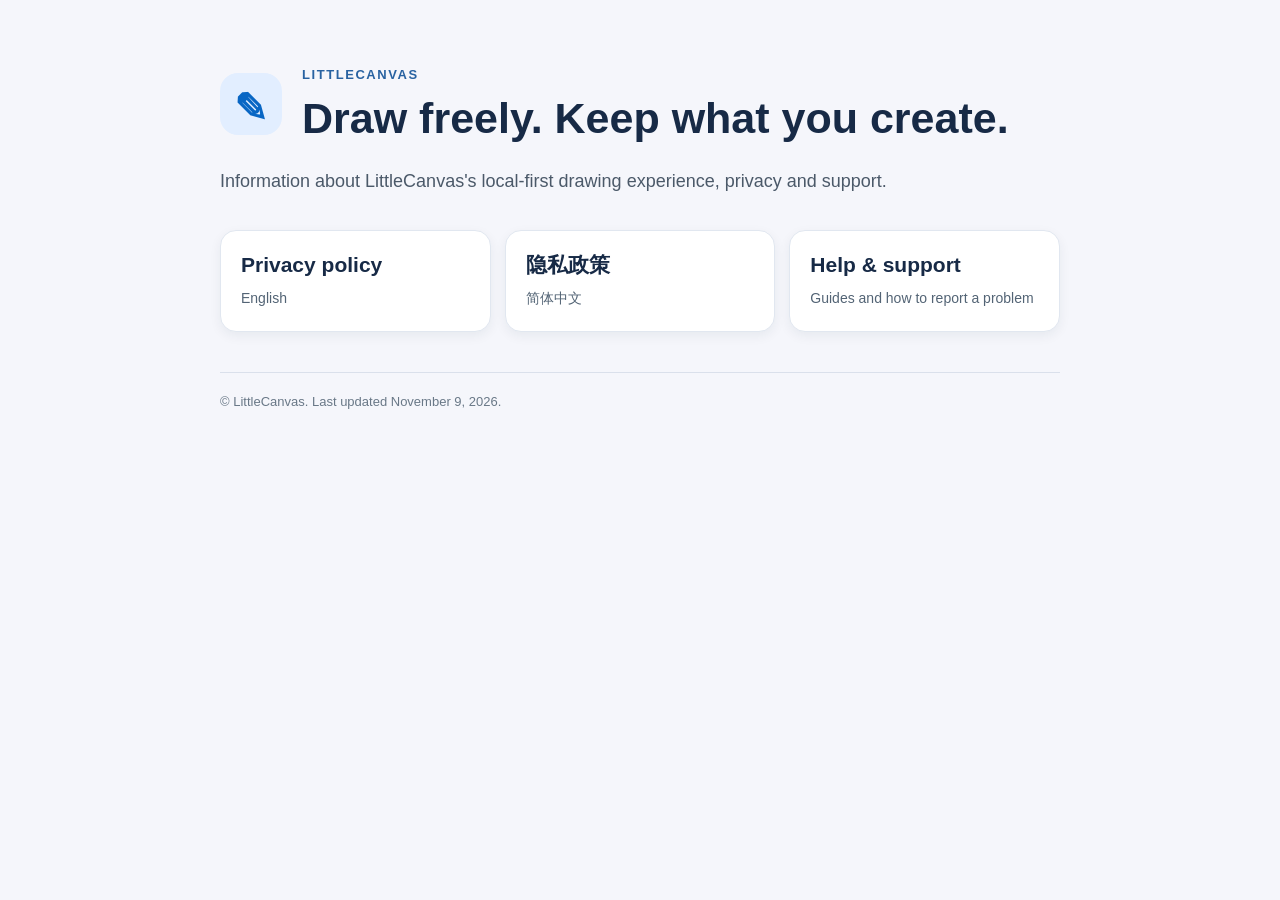
<file: index.html>
<!doctype html>
<html lang="en">
<head>
  <meta charset="utf-8"><meta name="viewport" content="width=device-width,initial-scale=1">
  <title>LittleCanvas · Privacy & Support</title>
  <meta name="description" content="Official privacy policies and support information for LittleCanvas.">
  <link rel="stylesheet" href="style.css">
</head>
<body>
<main>
  <header><div class="symbol" aria-hidden="true">✎</div><div><p class="eyebrow">LittleCanvas</p><h1>Draw freely. Keep what you create.</h1></div></header>
  <p class="lead">Information about LittleCanvas's local-first drawing experience, privacy and support.</p>
  <section class="cards">
    <a class="card" href="privacy/en.html"><h2>Privacy policy</h2><p>English</p></a>
    <a class="card" href="privacy/zh-hans.html" lang="zh-Hans"><h2>隐私政策</h2><p>简体中文</p></a>
    <a class="card" href="support/"><h2>Help &amp; support</h2><p>Guides and how to report a problem</p></a>
  </section>
  <footer>© LittleCanvas. Last updated November 9, 2026.</footer>
</main>
</body>
</html>
</file>
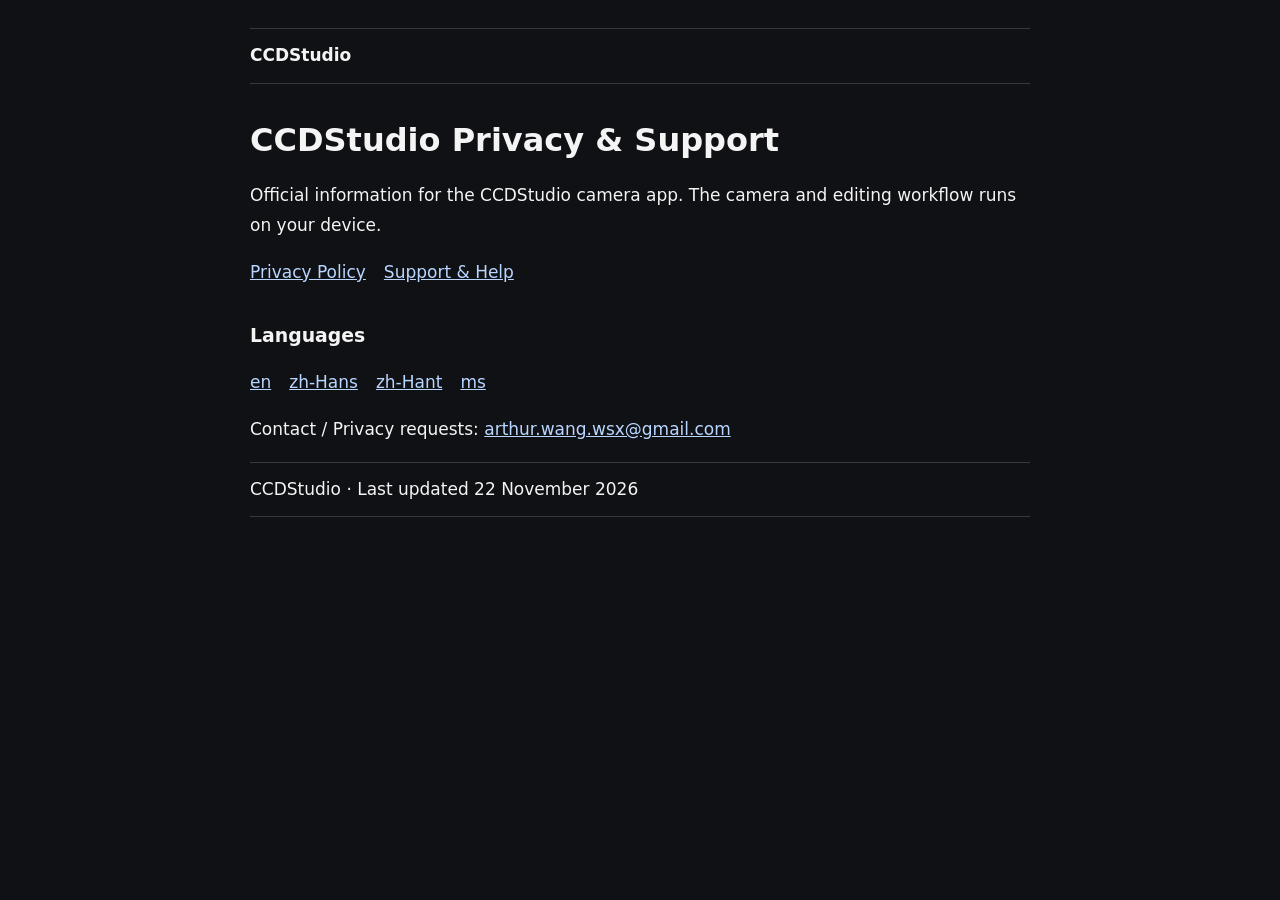
<file: ccd-studio/index.html>
<!doctype html>
<html lang="en"><head><meta charset="utf-8">
<meta name="viewport" content="width=device-width, initial-scale=1">
<title>CCDStudio · Privacy & Support</title><style>
:root { color-scheme: dark; }
* { box-sizing: border-box; }
body { margin: 0; color: #f4f4f5; background: #101114;
       font: 17px/1.75 -apple-system, BlinkMacSystemFont, system-ui, sans-serif; }
main { width: min(820px, 100%); margin: 0 auto; padding: 28px 20px 64px; }
a { color: #b8d6ff; } a:focus-visible { outline: 3px solid #b8d6ff; }
header, footer { border-block: 1px solid #383940; padding: 12px 0; }
nav { display: flex; flex-wrap: wrap; gap: 10px 18px; }
h1 { font-size: 2rem; line-height: 1.25; margin-top: 36px; }
h2 { font-size: 1.18rem; margin-top: 32px; }
section { max-width: 72ch; }
.draft { color: #ffc992; padding: 12px; border: 1px solid #806034;
         border-radius: 12px; font-size: .85rem; }
.muted { color: #b6b6bd; }
</style></head>
<body><main>
<header><strong>CCDStudio</strong></header>
<h1>CCDStudio Privacy &amp; Support</h1>
<p>Official information for the CCDStudio camera app. The camera and editing workflow runs on your device.</p>
<nav aria-label="Privacy and support">
<a href="privacy/">Privacy Policy</a>
<a href="support/">Support & Help</a>
</nav>
<h2>Languages</h2>
<nav aria-label="Language"><a href="privacy.en.html" lang="en">en</a> <a href="privacy.zh-Hans.html" lang="zh-Hans">zh-Hans</a> <a href="privacy.zh-Hant.html" lang="zh-Hant">zh-Hant</a> <a href="privacy.ms.html" lang="ms">ms</a></nav>
<p>Contact / Privacy requests: <a href="mailto:arthur.wang.wsx@gmail.com">arthur.wang.wsx@gmail.com</a></p>
<footer>CCDStudio · Last updated 22 November 2026</footer>
</main></body></html>
</file>
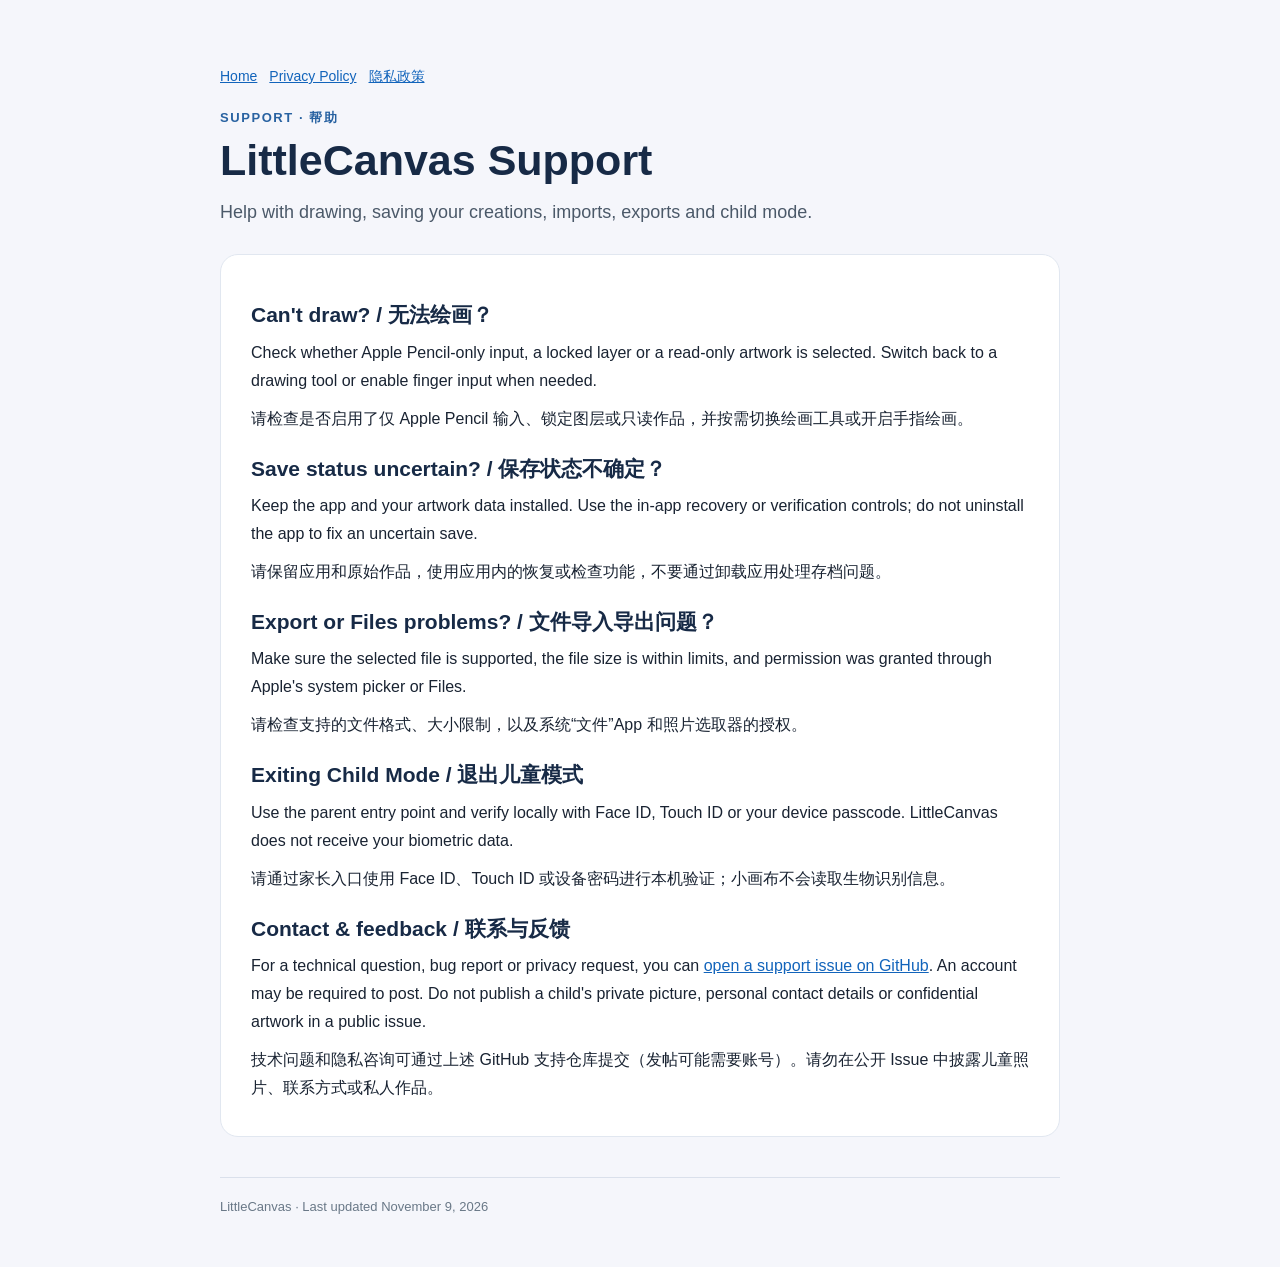
<file: support/index.html>
<!doctype html>
<html lang="en">
<head><meta charset="utf-8"><meta name="viewport" content="width=device-width,initial-scale=1">
  <title>LittleCanvas Help & Support</title><link rel="stylesheet" href="../style.css">
  <meta name="description" content="LittleCanvas frequently asked questions, drawing help and support contact.">
</head>
<body><main>
  <nav><a href="../">Home</a><a href="../privacy/en.html">Privacy Policy</a><a href="../privacy/zh-hans.html">隐私政策</a></nav>
  <p class="eyebrow">Support · 帮助</p><h1>LittleCanvas Support</h1>
  <p class="lead">Help with drawing, saving your creations, imports, exports and child mode.</p>
  <article class="text">
    <h2>Can't draw? / 无法绘画？</h2>
    <p>Check whether Apple Pencil-only input, a locked layer or a read-only artwork is selected. Switch back to a drawing tool or enable finger input when needed.</p>
    <p>请检查是否启用了仅 Apple Pencil 输入、锁定图层或只读作品，并按需切换绘画工具或开启手指绘画。</p>
    <h2>Save status uncertain? / 保存状态不确定？</h2>
    <p>Keep the app and your artwork data installed. Use the in-app recovery or verification controls; do not uninstall the app to fix an uncertain save.</p>
    <p>请保留应用和原始作品，使用应用内的恢复或检查功能，不要通过卸载应用处理存档问题。</p>
    <h2>Export or Files problems? / 文件导入导出问题？</h2>
    <p>Make sure the selected file is supported, the file size is within limits, and permission was granted through Apple's system picker or Files.</p>
    <p>请检查支持的文件格式、大小限制，以及系统“文件”App 和照片选取器的授权。</p>
    <h2>Exiting Child Mode / 退出儿童模式</h2>
    <p>Use the parent entry point and verify locally with Face ID, Touch ID or your device passcode. LittleCanvas does not receive your biometric data.</p>
    <p>请通过家长入口使用 Face ID、Touch ID 或设备密码进行本机验证；小画布不会读取生物识别信息。</p>
    <h2>Contact & feedback / 联系与反馈</h2>
    <p>For a technical question, bug report or privacy request, you can <a href="https://github.com/arthurwangwsx-code/littlecanvas-legal/issues/new">open a support issue on GitHub</a>. An account may be required to post. Do not publish a child's private picture, personal contact details or confidential artwork in a public issue.</p>
    <p>技术问题和隐私咨询可通过上述 GitHub 支持仓库提交（发帖可能需要账号）。请勿在公开 Issue 中披露儿童照片、联系方式或私人作品。</p>
  </article>
  <footer>LittleCanvas · Last updated November 9, 2026</footer>
</main></body></html>
</file>
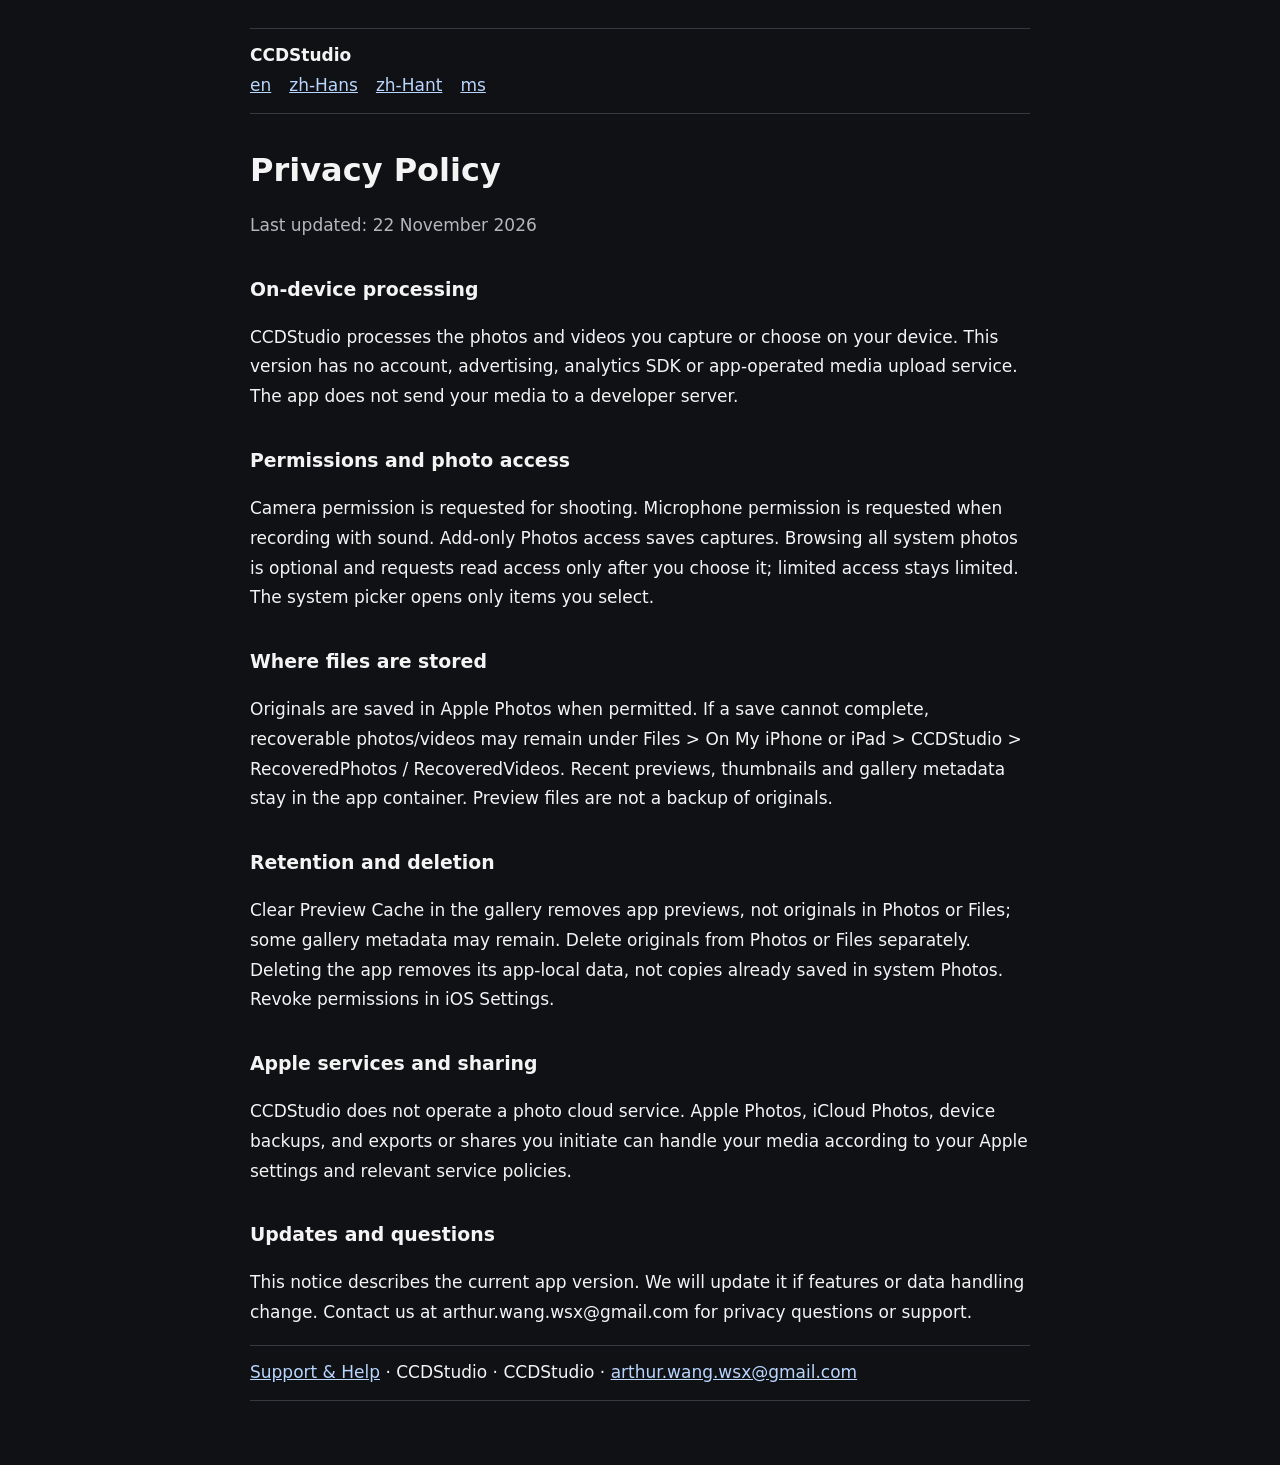
<file: ccd-studio/privacy/index.html>
<!doctype html>
<html lang="en">
<head><base href="../">
<meta charset="utf-8"><meta name="viewport" content="width=device-width, initial-scale=1">

<title>Privacy Policy — CCDStudio</title>
<style>
:root { color-scheme: dark; }
* { box-sizing: border-box; }
body { margin: 0; color: #f4f4f5; background: #101114;
       font: 17px/1.75 -apple-system, BlinkMacSystemFont, system-ui, sans-serif; }
main { width: min(820px, 100%); margin: 0 auto; padding: 28px 20px 64px; }
a { color: #b8d6ff; } a:focus-visible { outline: 3px solid #b8d6ff; }
header, footer { border-block: 1px solid #383940; padding: 12px 0; }
nav { display: flex; flex-wrap: wrap; gap: 10px 18px; }
h1 { font-size: 2rem; line-height: 1.25; margin-top: 36px; }
h2 { font-size: 1.18rem; margin-top: 32px; }
section { max-width: 72ch; }
.draft { color: #ffc992; padding: 12px; border: 1px solid #806034;
         border-radius: 12px; font-size: .85rem; }
.muted { color: #b6b6bd; }
</style>
</head>
<body><main>
<header><strong>CCDStudio</strong><nav aria-label="Language"><a lang="en" href="privacy.en.html">en</a> <a lang="zh-Hans" href="privacy.zh-Hans.html">zh-Hans</a> <a lang="zh-Hant" href="privacy.zh-Hant.html">zh-Hant</a> <a lang="ms" href="privacy.ms.html">ms</a></nav></header>

<h1>Privacy Policy</h1><p class="muted">Last updated: 22 November 2026</p>
<section><h2>On-device processing</h2><p>CCDStudio processes the photos and videos you capture or choose on your device. This version has no account, advertising, analytics SDK or app-operated media upload service. The app does not send your media to a developer server.</p></section><section><h2>Permissions and photo access</h2><p>Camera permission is requested for shooting. Microphone permission is requested when recording with sound. Add-only Photos access saves captures. Browsing all system photos is optional and requests read access only after you choose it; limited access stays limited. The system picker opens only items you select.</p></section><section><h2>Where files are stored</h2><p>Originals are saved in Apple Photos when permitted. If a save cannot complete, recoverable photos/videos may remain under Files &gt; On My iPhone or iPad &gt; CCDStudio &gt; RecoveredPhotos / RecoveredVideos. Recent previews, thumbnails and gallery metadata stay in the app container. Preview files are not a backup of originals.</p></section><section><h2>Retention and deletion</h2><p>Clear Preview Cache in the gallery removes app previews, not originals in Photos or Files; some gallery metadata may remain. Delete originals from Photos or Files separately. Deleting the app removes its app-local data, not copies already saved in system Photos. Revoke permissions in iOS Settings.</p></section><section><h2>Apple services and sharing</h2><p>CCDStudio does not operate a photo cloud service. Apple Photos, iCloud Photos, device backups, and exports or shares you initiate can handle your media according to your Apple settings and relevant service policies.</p></section><section><h2>Updates and questions</h2><p>This notice describes the current app version. We will update it if features or data handling change. Contact us at arthur.wang.wsx@gmail.com for privacy questions or support.</p></section>
<footer><a href="support.en.html">Support &amp; Help</a> · CCDStudio · CCDStudio · <a href="mailto:arthur.wang.wsx@gmail.com">arthur.wang.wsx@gmail.com</a></footer>
</main></body></html>
</file>
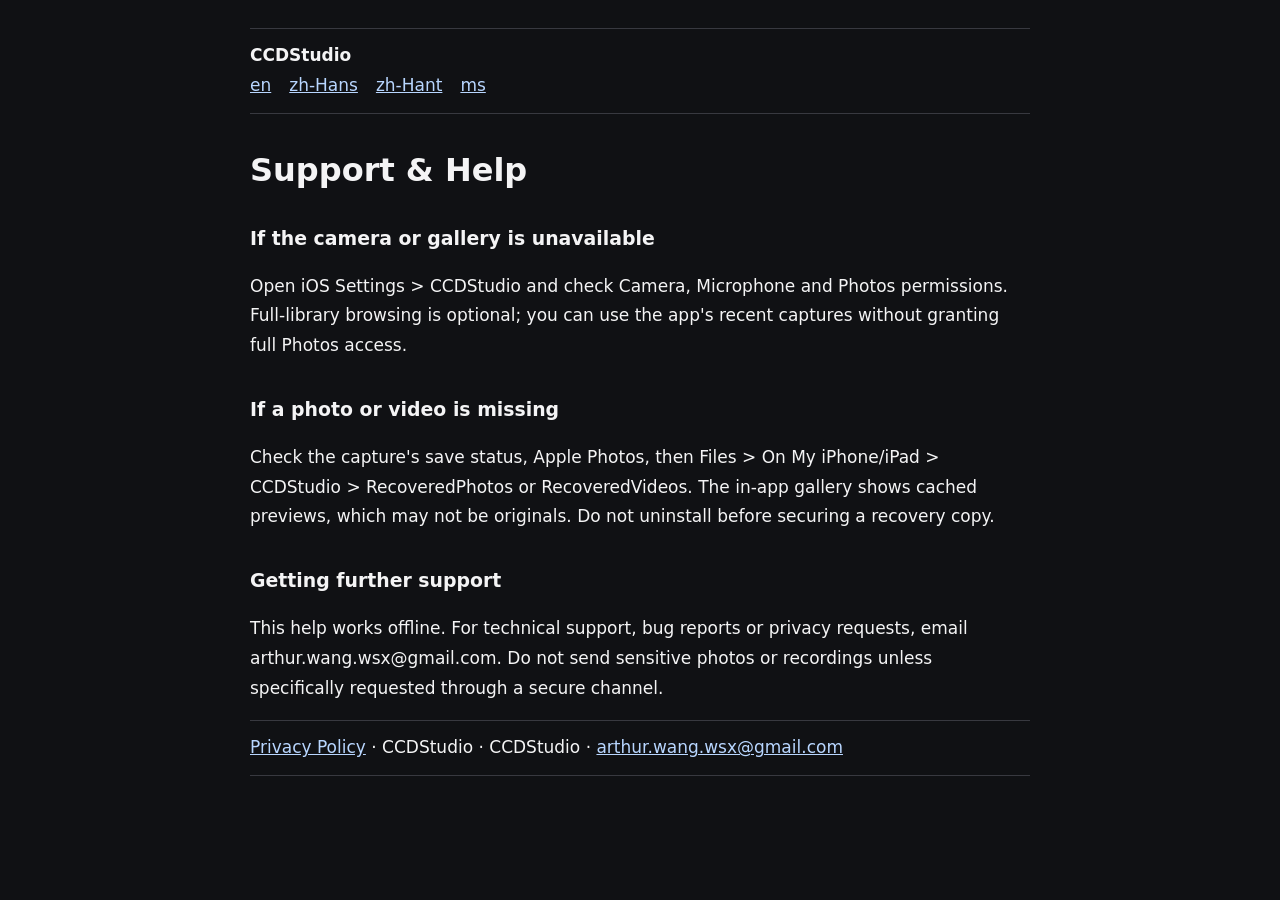
<file: ccd-studio/support/index.html>
<!doctype html>
<html lang="en">
<head><base href="../">
<meta charset="utf-8"><meta name="viewport" content="width=device-width, initial-scale=1">

<title>Support &amp; Help — CCDStudio</title>
<style>
:root { color-scheme: dark; }
* { box-sizing: border-box; }
body { margin: 0; color: #f4f4f5; background: #101114;
       font: 17px/1.75 -apple-system, BlinkMacSystemFont, system-ui, sans-serif; }
main { width: min(820px, 100%); margin: 0 auto; padding: 28px 20px 64px; }
a { color: #b8d6ff; } a:focus-visible { outline: 3px solid #b8d6ff; }
header, footer { border-block: 1px solid #383940; padding: 12px 0; }
nav { display: flex; flex-wrap: wrap; gap: 10px 18px; }
h1 { font-size: 2rem; line-height: 1.25; margin-top: 36px; }
h2 { font-size: 1.18rem; margin-top: 32px; }
section { max-width: 72ch; }
.draft { color: #ffc992; padding: 12px; border: 1px solid #806034;
         border-radius: 12px; font-size: .85rem; }
.muted { color: #b6b6bd; }
</style>
</head>
<body><main>
<header><strong>CCDStudio</strong><nav aria-label="Language"><a lang="en" href="support.en.html">en</a> <a lang="zh-Hans" href="support.zh-Hans.html">zh-Hans</a> <a lang="zh-Hant" href="support.zh-Hant.html">zh-Hant</a> <a lang="ms" href="support.ms.html">ms</a></nav></header>

<h1>Support &amp; Help</h1>
<section><h2>If the camera or gallery is unavailable</h2><p>Open iOS Settings &gt; CCDStudio and check Camera, Microphone and Photos permissions. Full-library browsing is optional; you can use the app&#x27;s recent captures without granting full Photos access.</p></section><section><h2>If a photo or video is missing</h2><p>Check the capture&#x27;s save status, Apple Photos, then Files &gt; On My iPhone/iPad &gt; CCDStudio &gt; RecoveredPhotos or RecoveredVideos. The in-app gallery shows cached previews, which may not be originals. Do not uninstall before securing a recovery copy.</p></section><section><h2>Getting further support</h2><p>This help works offline. For technical support, bug reports or privacy requests, email arthur.wang.wsx@gmail.com. Do not send sensitive photos or recordings unless specifically requested through a secure channel.</p></section>
<footer><a href="privacy.en.html">Privacy Policy</a> · CCDStudio · CCDStudio · <a href="mailto:arthur.wang.wsx@gmail.com">arthur.wang.wsx@gmail.com</a></footer>
</main></body></html>
</file>
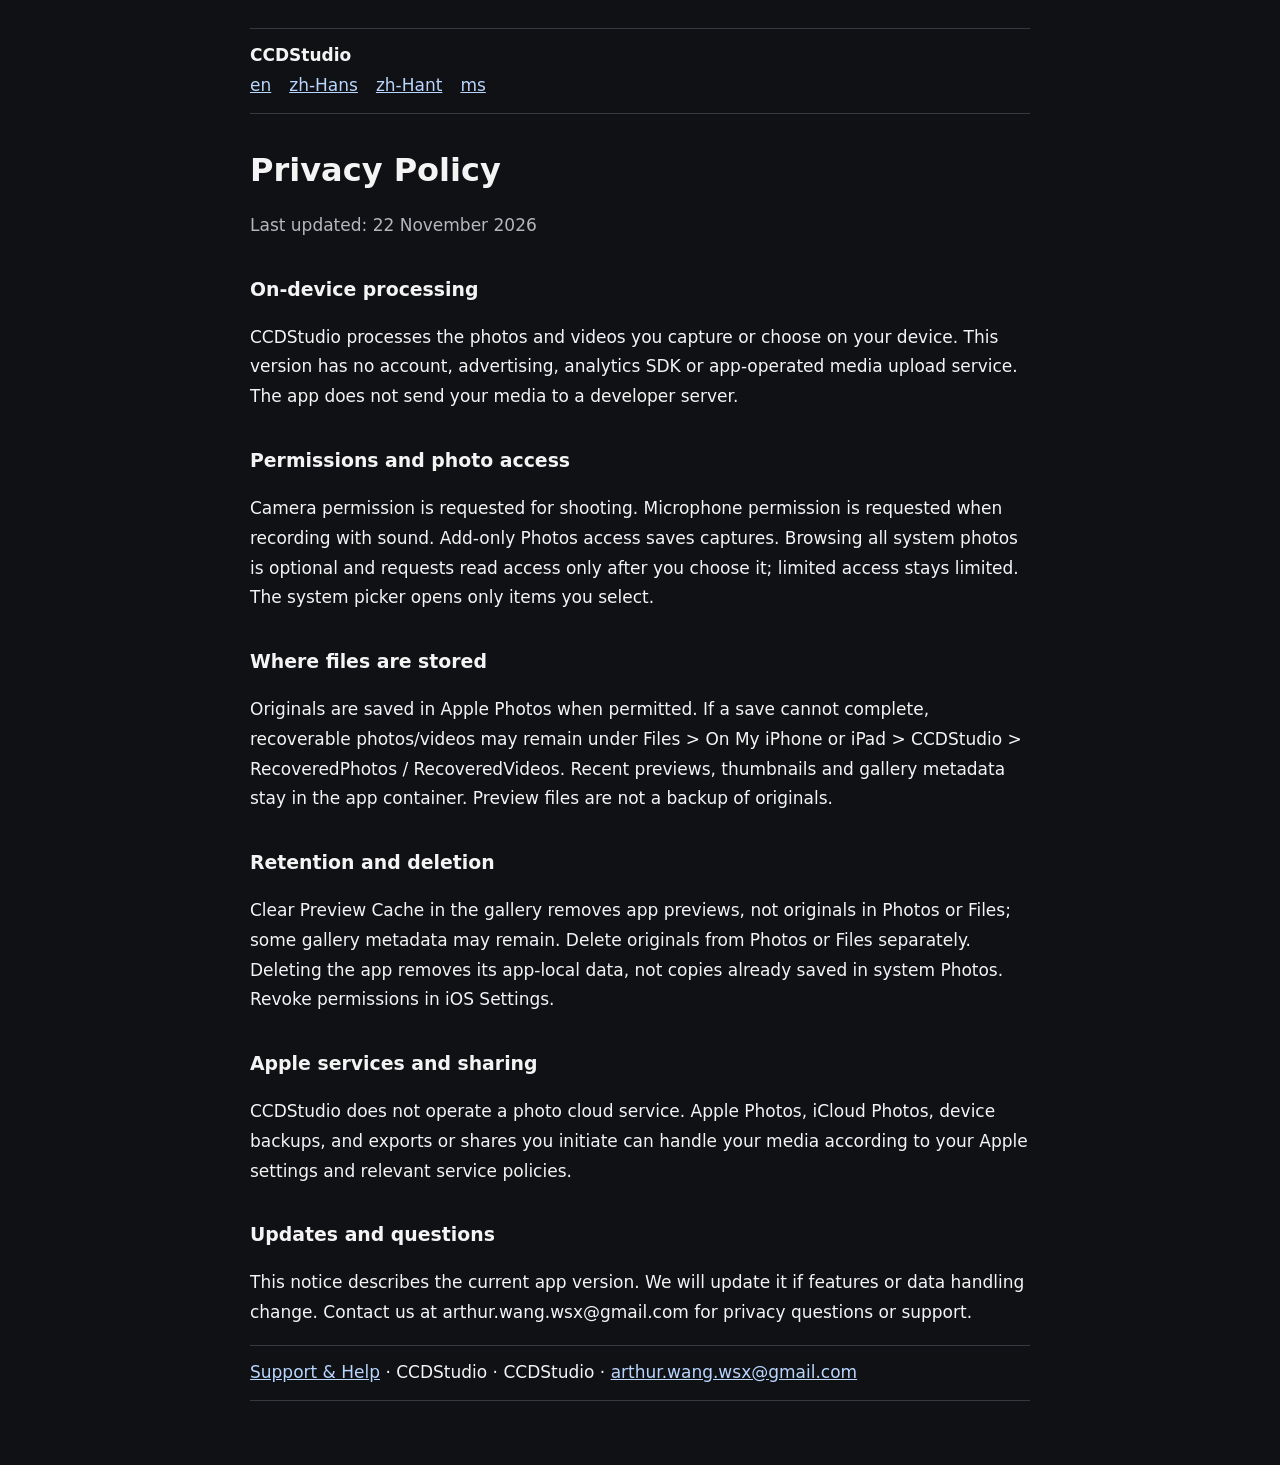
<file: ccd-studio/privacy.en.html>
<!doctype html>
<html lang="en">
<head>
<meta charset="utf-8"><meta name="viewport" content="width=device-width, initial-scale=1">

<title>Privacy Policy — CCDStudio</title>
<style>
:root { color-scheme: dark; }
* { box-sizing: border-box; }
body { margin: 0; color: #f4f4f5; background: #101114;
       font: 17px/1.75 -apple-system, BlinkMacSystemFont, system-ui, sans-serif; }
main { width: min(820px, 100%); margin: 0 auto; padding: 28px 20px 64px; }
a { color: #b8d6ff; } a:focus-visible { outline: 3px solid #b8d6ff; }
header, footer { border-block: 1px solid #383940; padding: 12px 0; }
nav { display: flex; flex-wrap: wrap; gap: 10px 18px; }
h1 { font-size: 2rem; line-height: 1.25; margin-top: 36px; }
h2 { font-size: 1.18rem; margin-top: 32px; }
section { max-width: 72ch; }
.draft { color: #ffc992; padding: 12px; border: 1px solid #806034;
         border-radius: 12px; font-size: .85rem; }
.muted { color: #b6b6bd; }
</style>
</head>
<body><main>
<header><strong>CCDStudio</strong><nav aria-label="Language"><a lang="en" href="privacy.en.html">en</a> <a lang="zh-Hans" href="privacy.zh-Hans.html">zh-Hans</a> <a lang="zh-Hant" href="privacy.zh-Hant.html">zh-Hant</a> <a lang="ms" href="privacy.ms.html">ms</a></nav></header>

<h1>Privacy Policy</h1><p class="muted">Last updated: 22 November 2026</p>
<section><h2>On-device processing</h2><p>CCDStudio processes the photos and videos you capture or choose on your device. This version has no account, advertising, analytics SDK or app-operated media upload service. The app does not send your media to a developer server.</p></section><section><h2>Permissions and photo access</h2><p>Camera permission is requested for shooting. Microphone permission is requested when recording with sound. Add-only Photos access saves captures. Browsing all system photos is optional and requests read access only after you choose it; limited access stays limited. The system picker opens only items you select.</p></section><section><h2>Where files are stored</h2><p>Originals are saved in Apple Photos when permitted. If a save cannot complete, recoverable photos/videos may remain under Files &gt; On My iPhone or iPad &gt; CCDStudio &gt; RecoveredPhotos / RecoveredVideos. Recent previews, thumbnails and gallery metadata stay in the app container. Preview files are not a backup of originals.</p></section><section><h2>Retention and deletion</h2><p>Clear Preview Cache in the gallery removes app previews, not originals in Photos or Files; some gallery metadata may remain. Delete originals from Photos or Files separately. Deleting the app removes its app-local data, not copies already saved in system Photos. Revoke permissions in iOS Settings.</p></section><section><h2>Apple services and sharing</h2><p>CCDStudio does not operate a photo cloud service. Apple Photos, iCloud Photos, device backups, and exports or shares you initiate can handle your media according to your Apple settings and relevant service policies.</p></section><section><h2>Updates and questions</h2><p>This notice describes the current app version. We will update it if features or data handling change. Contact us at arthur.wang.wsx@gmail.com for privacy questions or support.</p></section>
<footer><a href="support.en.html">Support &amp; Help</a> · CCDStudio · CCDStudio · <a href="mailto:arthur.wang.wsx@gmail.com">arthur.wang.wsx@gmail.com</a></footer>
</main></body></html>
</file>
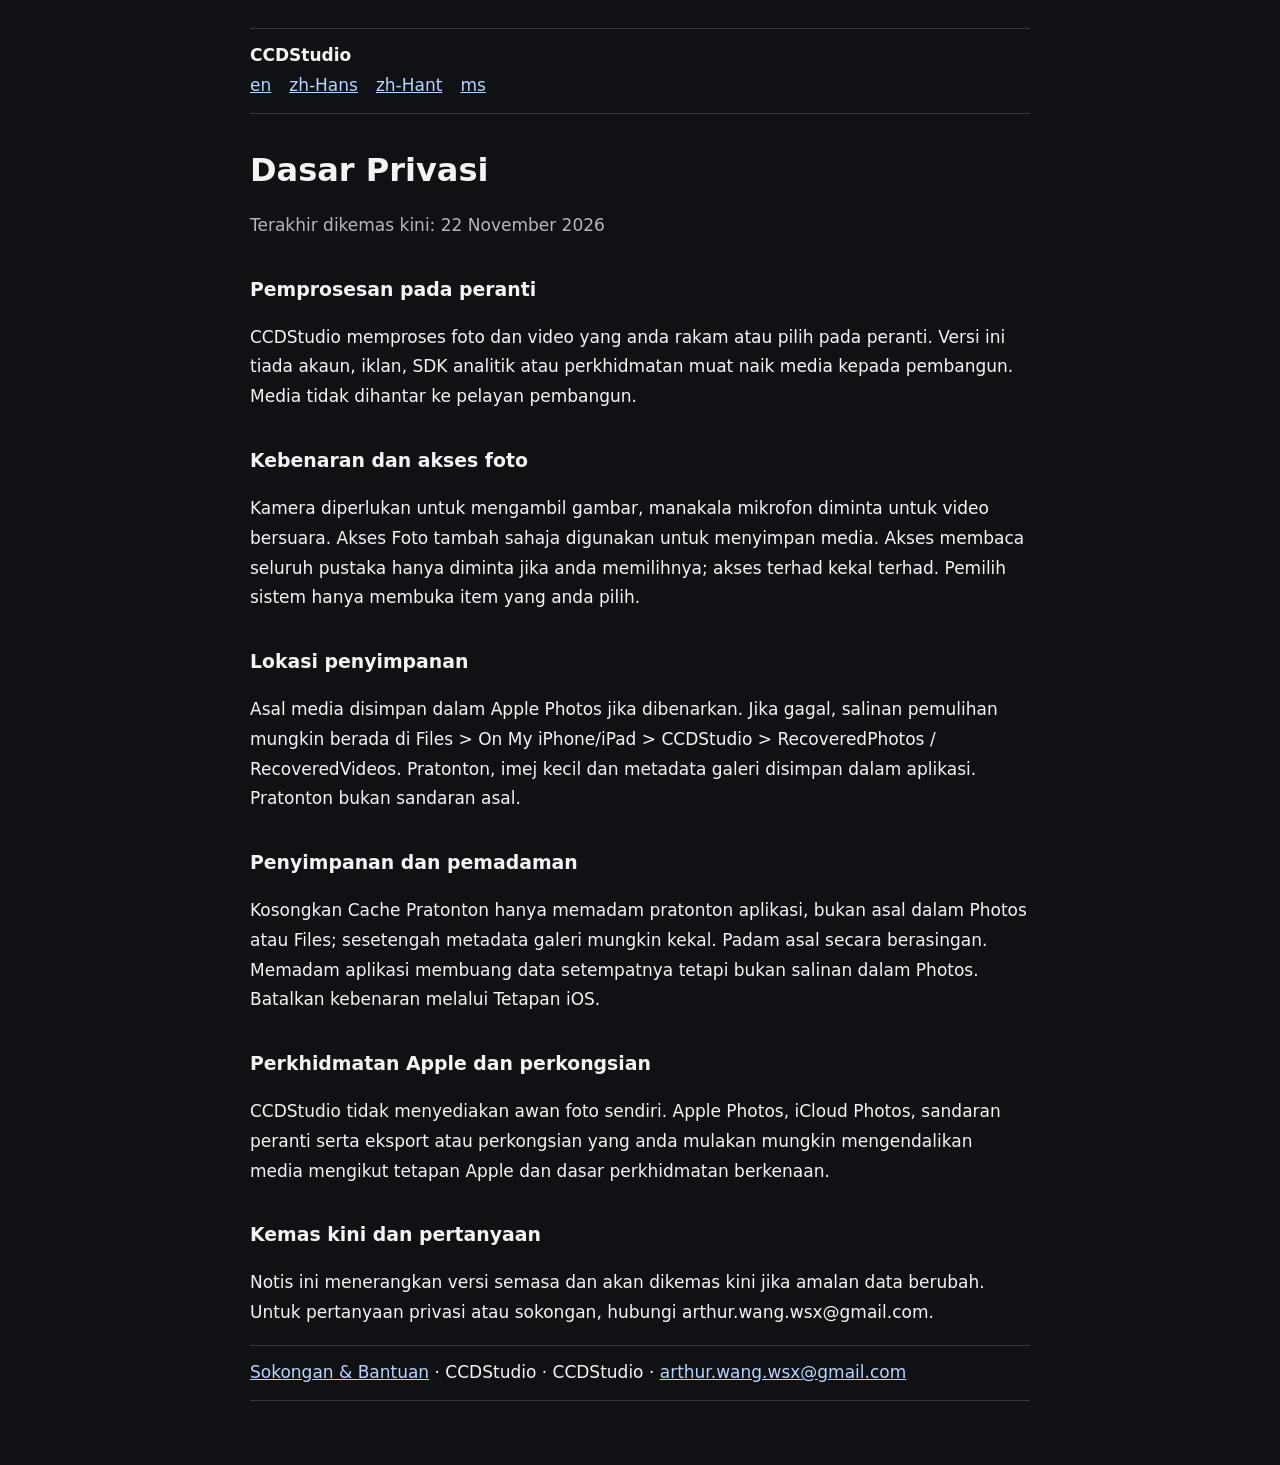
<file: ccd-studio/privacy.ms.html>
<!doctype html>
<html lang="ms">
<head>
<meta charset="utf-8"><meta name="viewport" content="width=device-width, initial-scale=1">

<title>Dasar Privasi — CCDStudio</title>
<style>
:root { color-scheme: dark; }
* { box-sizing: border-box; }
body { margin: 0; color: #f4f4f5; background: #101114;
       font: 17px/1.75 -apple-system, BlinkMacSystemFont, system-ui, sans-serif; }
main { width: min(820px, 100%); margin: 0 auto; padding: 28px 20px 64px; }
a { color: #b8d6ff; } a:focus-visible { outline: 3px solid #b8d6ff; }
header, footer { border-block: 1px solid #383940; padding: 12px 0; }
nav { display: flex; flex-wrap: wrap; gap: 10px 18px; }
h1 { font-size: 2rem; line-height: 1.25; margin-top: 36px; }
h2 { font-size: 1.18rem; margin-top: 32px; }
section { max-width: 72ch; }
.draft { color: #ffc992; padding: 12px; border: 1px solid #806034;
         border-radius: 12px; font-size: .85rem; }
.muted { color: #b6b6bd; }
</style>
</head>
<body><main>
<header><strong>CCDStudio</strong><nav aria-label="Language"><a lang="en" href="privacy.en.html">en</a> <a lang="zh-Hans" href="privacy.zh-Hans.html">zh-Hans</a> <a lang="zh-Hant" href="privacy.zh-Hant.html">zh-Hant</a> <a lang="ms" href="privacy.ms.html">ms</a></nav></header>

<h1>Dasar Privasi</h1><p class="muted">Terakhir dikemas kini: 22 November 2026</p>
<section><h2>Pemprosesan pada peranti</h2><p>CCDStudio memproses foto dan video yang anda rakam atau pilih pada peranti. Versi ini tiada akaun, iklan, SDK analitik atau perkhidmatan muat naik media kepada pembangun. Media tidak dihantar ke pelayan pembangun.</p></section><section><h2>Kebenaran dan akses foto</h2><p>Kamera diperlukan untuk mengambil gambar, manakala mikrofon diminta untuk video bersuara. Akses Foto tambah sahaja digunakan untuk menyimpan media. Akses membaca seluruh pustaka hanya diminta jika anda memilihnya; akses terhad kekal terhad. Pemilih sistem hanya membuka item yang anda pilih.</p></section><section><h2>Lokasi penyimpanan</h2><p>Asal media disimpan dalam Apple Photos jika dibenarkan. Jika gagal, salinan pemulihan mungkin berada di Files &gt; On My iPhone/iPad &gt; CCDStudio &gt; RecoveredPhotos / RecoveredVideos. Pratonton, imej kecil dan metadata galeri disimpan dalam aplikasi. Pratonton bukan sandaran asal.</p></section><section><h2>Penyimpanan dan pemadaman</h2><p>Kosongkan Cache Pratonton hanya memadam pratonton aplikasi, bukan asal dalam Photos atau Files; sesetengah metadata galeri mungkin kekal. Padam asal secara berasingan. Memadam aplikasi membuang data setempatnya tetapi bukan salinan dalam Photos. Batalkan kebenaran melalui Tetapan iOS.</p></section><section><h2>Perkhidmatan Apple dan perkongsian</h2><p>CCDStudio tidak menyediakan awan foto sendiri. Apple Photos, iCloud Photos, sandaran peranti serta eksport atau perkongsian yang anda mulakan mungkin mengendalikan media mengikut tetapan Apple dan dasar perkhidmatan berkenaan.</p></section><section><h2>Kemas kini dan pertanyaan</h2><p>Notis ini menerangkan versi semasa dan akan dikemas kini jika amalan data berubah. Untuk pertanyaan privasi atau sokongan, hubungi arthur.wang.wsx@gmail.com.</p></section>
<footer><a href="support.ms.html">Sokongan &amp; Bantuan</a> · CCDStudio · CCDStudio · <a href="mailto:arthur.wang.wsx@gmail.com">arthur.wang.wsx@gmail.com</a></footer>
</main></body></html>
</file>
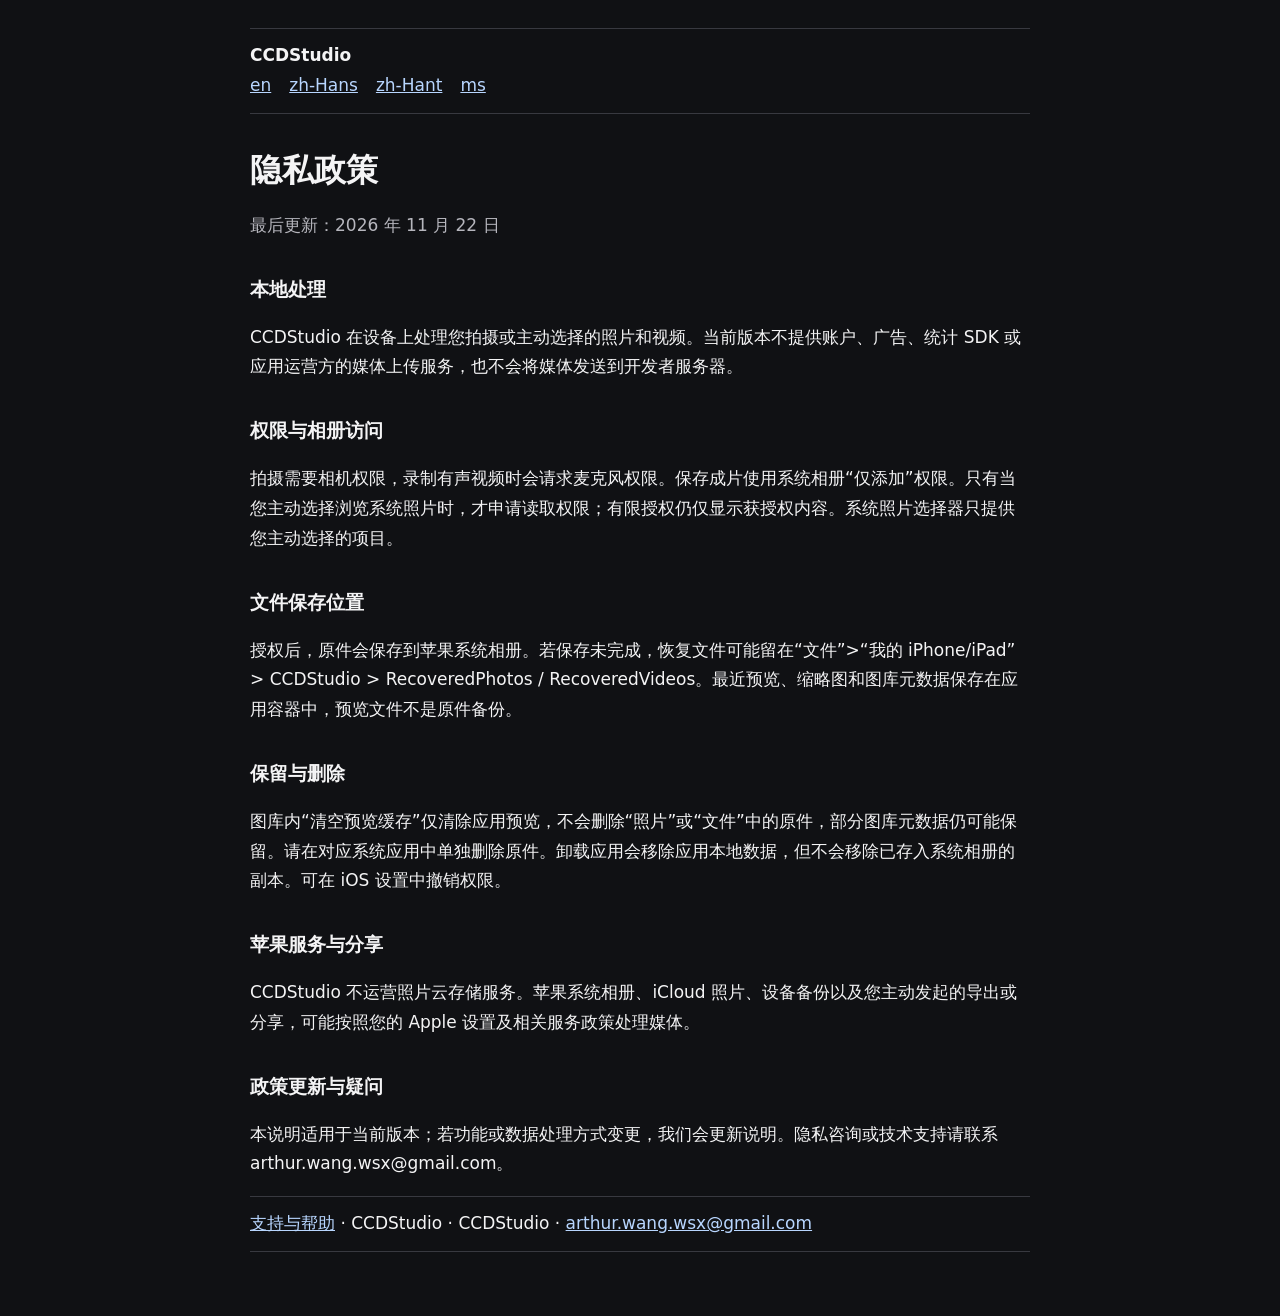
<file: ccd-studio/privacy.zh-Hans.html>
<!doctype html>
<html lang="zh-Hans">
<head>
<meta charset="utf-8"><meta name="viewport" content="width=device-width, initial-scale=1">

<title>隐私政策 — CCDStudio</title>
<style>
:root { color-scheme: dark; }
* { box-sizing: border-box; }
body { margin: 0; color: #f4f4f5; background: #101114;
       font: 17px/1.75 -apple-system, BlinkMacSystemFont, system-ui, sans-serif; }
main { width: min(820px, 100%); margin: 0 auto; padding: 28px 20px 64px; }
a { color: #b8d6ff; } a:focus-visible { outline: 3px solid #b8d6ff; }
header, footer { border-block: 1px solid #383940; padding: 12px 0; }
nav { display: flex; flex-wrap: wrap; gap: 10px 18px; }
h1 { font-size: 2rem; line-height: 1.25; margin-top: 36px; }
h2 { font-size: 1.18rem; margin-top: 32px; }
section { max-width: 72ch; }
.draft { color: #ffc992; padding: 12px; border: 1px solid #806034;
         border-radius: 12px; font-size: .85rem; }
.muted { color: #b6b6bd; }
</style>
</head>
<body><main>
<header><strong>CCDStudio</strong><nav aria-label="Language"><a lang="en" href="privacy.en.html">en</a> <a lang="zh-Hans" href="privacy.zh-Hans.html">zh-Hans</a> <a lang="zh-Hant" href="privacy.zh-Hant.html">zh-Hant</a> <a lang="ms" href="privacy.ms.html">ms</a></nav></header>

<h1>隐私政策</h1><p class="muted">最后更新：2026 年 11 月 22 日</p>
<section><h2>本地处理</h2><p>CCDStudio 在设备上处理您拍摄或主动选择的照片和视频。当前版本不提供账户、广告、统计 SDK 或应用运营方的媒体上传服务，也不会将媒体发送到开发者服务器。</p></section><section><h2>权限与相册访问</h2><p>拍摄需要相机权限，录制有声视频时会请求麦克风权限。保存成片使用系统相册“仅添加”权限。只有当您主动选择浏览系统照片时，才申请读取权限；有限授权仍仅显示获授权内容。系统照片选择器只提供您主动选择的项目。</p></section><section><h2>文件保存位置</h2><p>授权后，原件会保存到苹果系统相册。若保存未完成，恢复文件可能留在“文件”&gt;“我的 iPhone/iPad”&gt; CCDStudio &gt; RecoveredPhotos / RecoveredVideos。最近预览、缩略图和图库元数据保存在应用容器中，预览文件不是原件备份。</p></section><section><h2>保留与删除</h2><p>图库内“清空预览缓存”仅清除应用预览，不会删除“照片”或“文件”中的原件，部分图库元数据仍可能保留。请在对应系统应用中单独删除原件。卸载应用会移除应用本地数据，但不会移除已存入系统相册的副本。可在 iOS 设置中撤销权限。</p></section><section><h2>苹果服务与分享</h2><p>CCDStudio 不运营照片云存储服务。苹果系统相册、iCloud 照片、设备备份以及您主动发起的导出或分享，可能按照您的 Apple 设置及相关服务政策处理媒体。</p></section><section><h2>政策更新与疑问</h2><p>本说明适用于当前版本；若功能或数据处理方式变更，我们会更新说明。隐私咨询或技术支持请联系 arthur.wang.wsx@gmail.com。</p></section>
<footer><a href="support.zh-Hans.html">支持与帮助</a> · CCDStudio · CCDStudio · <a href="mailto:arthur.wang.wsx@gmail.com">arthur.wang.wsx@gmail.com</a></footer>
</main></body></html>
</file>
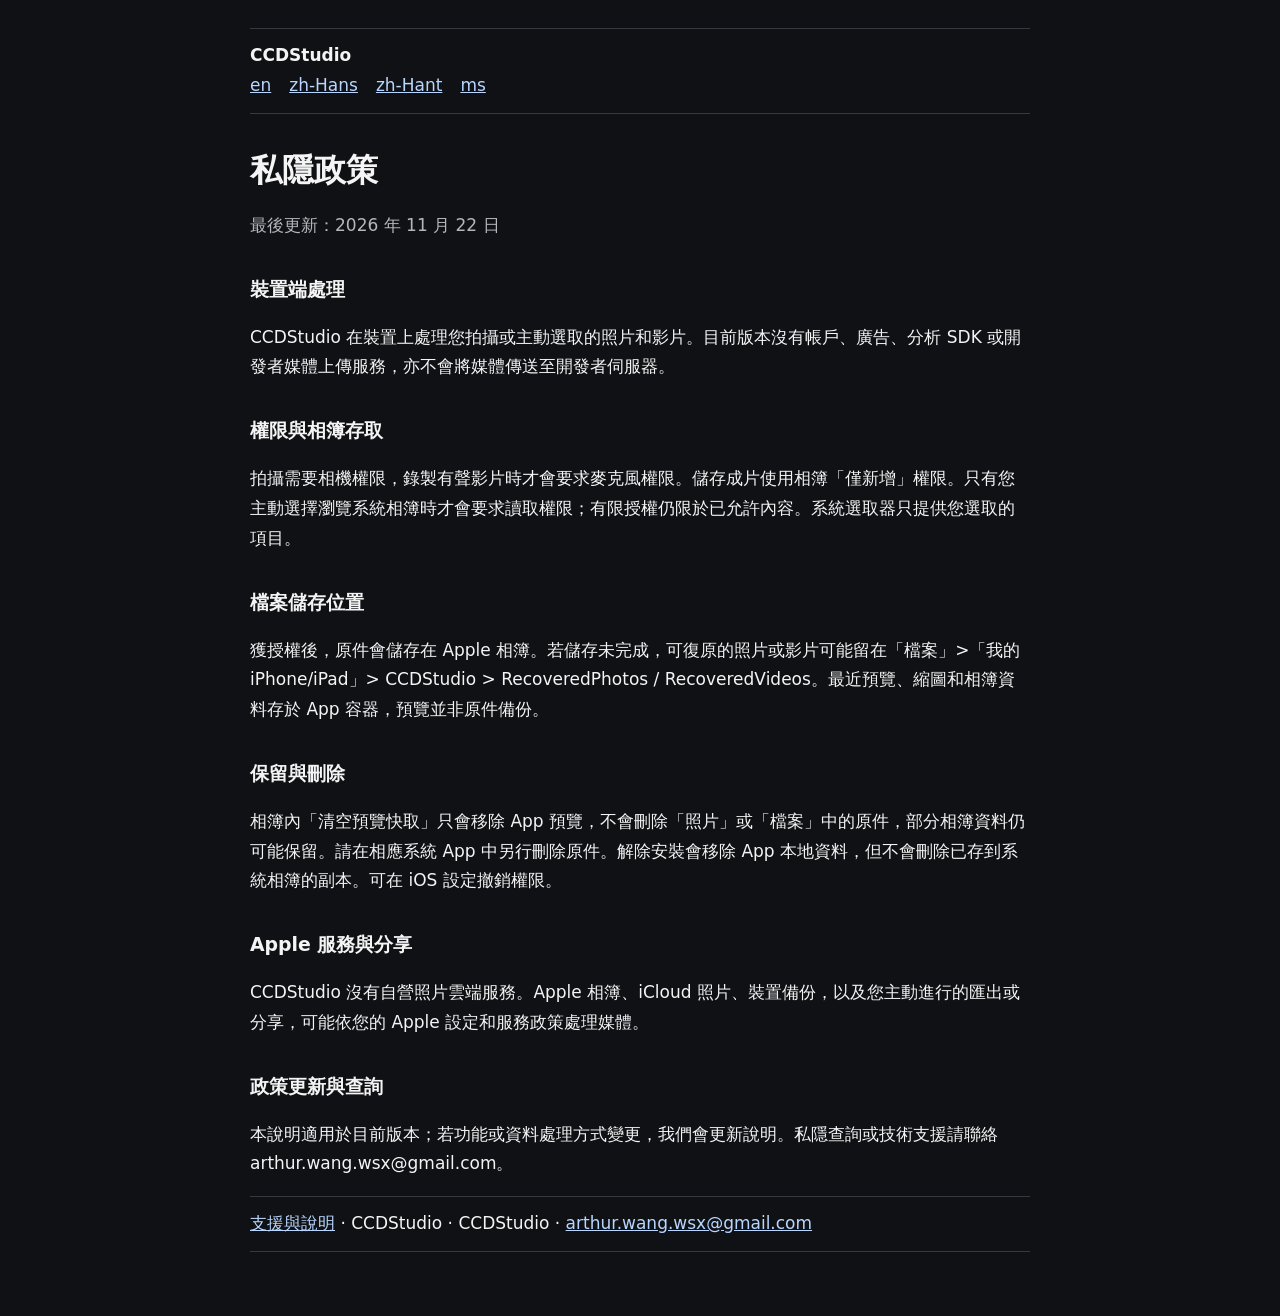
<file: ccd-studio/privacy.zh-Hant.html>
<!doctype html>
<html lang="zh-Hant">
<head>
<meta charset="utf-8"><meta name="viewport" content="width=device-width, initial-scale=1">

<title>私隱政策 — CCDStudio</title>
<style>
:root { color-scheme: dark; }
* { box-sizing: border-box; }
body { margin: 0; color: #f4f4f5; background: #101114;
       font: 17px/1.75 -apple-system, BlinkMacSystemFont, system-ui, sans-serif; }
main { width: min(820px, 100%); margin: 0 auto; padding: 28px 20px 64px; }
a { color: #b8d6ff; } a:focus-visible { outline: 3px solid #b8d6ff; }
header, footer { border-block: 1px solid #383940; padding: 12px 0; }
nav { display: flex; flex-wrap: wrap; gap: 10px 18px; }
h1 { font-size: 2rem; line-height: 1.25; margin-top: 36px; }
h2 { font-size: 1.18rem; margin-top: 32px; }
section { max-width: 72ch; }
.draft { color: #ffc992; padding: 12px; border: 1px solid #806034;
         border-radius: 12px; font-size: .85rem; }
.muted { color: #b6b6bd; }
</style>
</head>
<body><main>
<header><strong>CCDStudio</strong><nav aria-label="Language"><a lang="en" href="privacy.en.html">en</a> <a lang="zh-Hans" href="privacy.zh-Hans.html">zh-Hans</a> <a lang="zh-Hant" href="privacy.zh-Hant.html">zh-Hant</a> <a lang="ms" href="privacy.ms.html">ms</a></nav></header>

<h1>私隱政策</h1><p class="muted">最後更新：2026 年 11 月 22 日</p>
<section><h2>裝置端處理</h2><p>CCDStudio 在裝置上處理您拍攝或主動選取的照片和影片。目前版本沒有帳戶、廣告、分析 SDK 或開發者媒體上傳服務，亦不會將媒體傳送至開發者伺服器。</p></section><section><h2>權限與相簿存取</h2><p>拍攝需要相機權限，錄製有聲影片時才會要求麥克風權限。儲存成片使用相簿「僅新增」權限。只有您主動選擇瀏覽系統相簿時才會要求讀取權限；有限授權仍限於已允許內容。系統選取器只提供您選取的項目。</p></section><section><h2>檔案儲存位置</h2><p>獲授權後，原件會儲存在 Apple 相簿。若儲存未完成，可復原的照片或影片可能留在「檔案」&gt;「我的 iPhone/iPad」&gt; CCDStudio &gt; RecoveredPhotos / RecoveredVideos。最近預覽、縮圖和相簿資料存於 App 容器，預覽並非原件備份。</p></section><section><h2>保留與刪除</h2><p>相簿內「清空預覽快取」只會移除 App 預覽，不會刪除「照片」或「檔案」中的原件，部分相簿資料仍可能保留。請在相應系統 App 中另行刪除原件。解除安裝會移除 App 本地資料，但不會刪除已存到系統相簿的副本。可在 iOS 設定撤銷權限。</p></section><section><h2>Apple 服務與分享</h2><p>CCDStudio 沒有自營照片雲端服務。Apple 相簿、iCloud 照片、裝置備份，以及您主動進行的匯出或分享，可能依您的 Apple 設定和服務政策處理媒體。</p></section><section><h2>政策更新與查詢</h2><p>本說明適用於目前版本；若功能或資料處理方式變更，我們會更新說明。私隱查詢或技術支援請聯絡 arthur.wang.wsx@gmail.com。</p></section>
<footer><a href="support.zh-Hant.html">支援與說明</a> · CCDStudio · CCDStudio · <a href="mailto:arthur.wang.wsx@gmail.com">arthur.wang.wsx@gmail.com</a></footer>
</main></body></html>
</file>
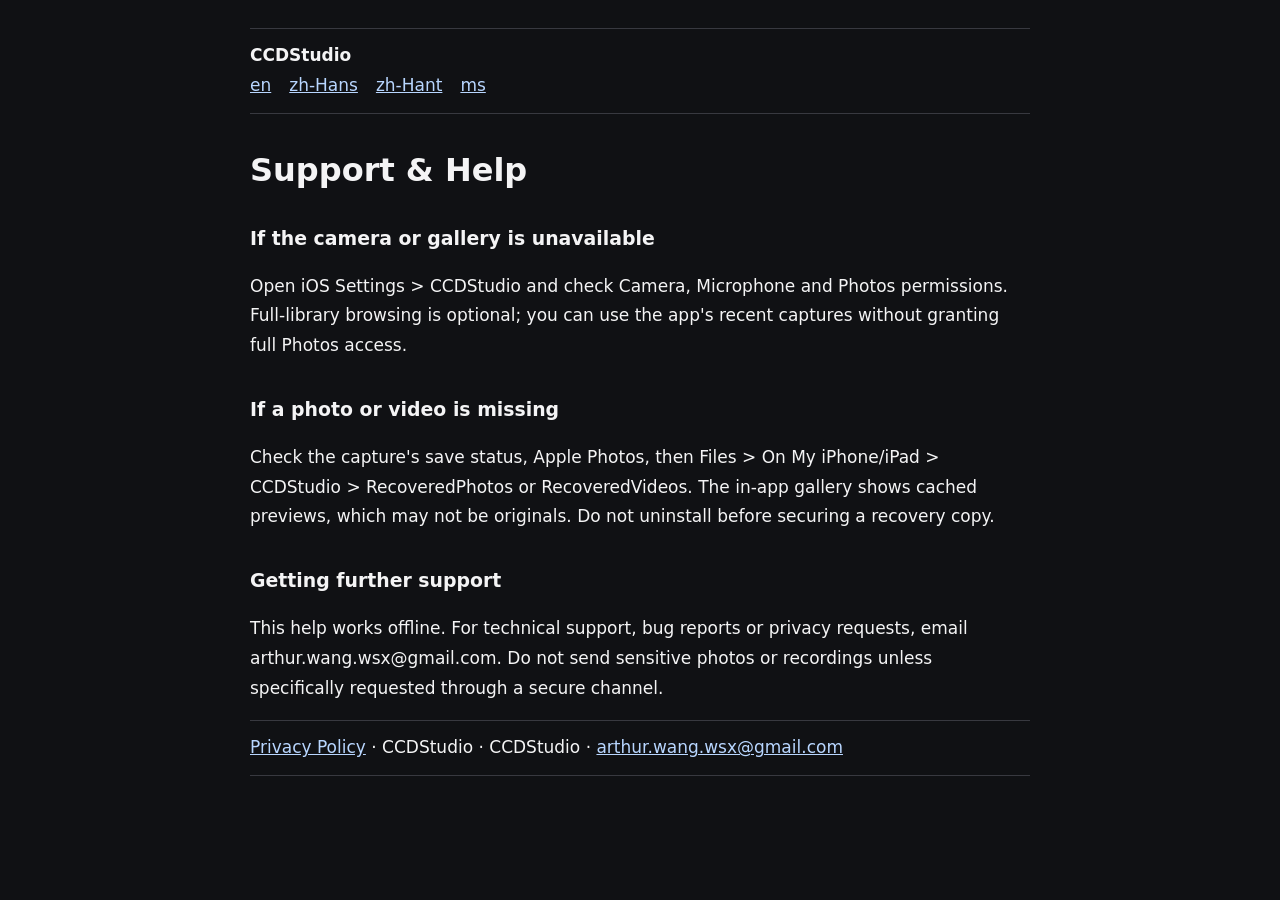
<file: ccd-studio/support.en.html>
<!doctype html>
<html lang="en">
<head>
<meta charset="utf-8"><meta name="viewport" content="width=device-width, initial-scale=1">

<title>Support &amp; Help — CCDStudio</title>
<style>
:root { color-scheme: dark; }
* { box-sizing: border-box; }
body { margin: 0; color: #f4f4f5; background: #101114;
       font: 17px/1.75 -apple-system, BlinkMacSystemFont, system-ui, sans-serif; }
main { width: min(820px, 100%); margin: 0 auto; padding: 28px 20px 64px; }
a { color: #b8d6ff; } a:focus-visible { outline: 3px solid #b8d6ff; }
header, footer { border-block: 1px solid #383940; padding: 12px 0; }
nav { display: flex; flex-wrap: wrap; gap: 10px 18px; }
h1 { font-size: 2rem; line-height: 1.25; margin-top: 36px; }
h2 { font-size: 1.18rem; margin-top: 32px; }
section { max-width: 72ch; }
.draft { color: #ffc992; padding: 12px; border: 1px solid #806034;
         border-radius: 12px; font-size: .85rem; }
.muted { color: #b6b6bd; }
</style>
</head>
<body><main>
<header><strong>CCDStudio</strong><nav aria-label="Language"><a lang="en" href="support.en.html">en</a> <a lang="zh-Hans" href="support.zh-Hans.html">zh-Hans</a> <a lang="zh-Hant" href="support.zh-Hant.html">zh-Hant</a> <a lang="ms" href="support.ms.html">ms</a></nav></header>

<h1>Support &amp; Help</h1>
<section><h2>If the camera or gallery is unavailable</h2><p>Open iOS Settings &gt; CCDStudio and check Camera, Microphone and Photos permissions. Full-library browsing is optional; you can use the app&#x27;s recent captures without granting full Photos access.</p></section><section><h2>If a photo or video is missing</h2><p>Check the capture&#x27;s save status, Apple Photos, then Files &gt; On My iPhone/iPad &gt; CCDStudio &gt; RecoveredPhotos or RecoveredVideos. The in-app gallery shows cached previews, which may not be originals. Do not uninstall before securing a recovery copy.</p></section><section><h2>Getting further support</h2><p>This help works offline. For technical support, bug reports or privacy requests, email arthur.wang.wsx@gmail.com. Do not send sensitive photos or recordings unless specifically requested through a secure channel.</p></section>
<footer><a href="privacy.en.html">Privacy Policy</a> · CCDStudio · CCDStudio · <a href="mailto:arthur.wang.wsx@gmail.com">arthur.wang.wsx@gmail.com</a></footer>
</main></body></html>
</file>
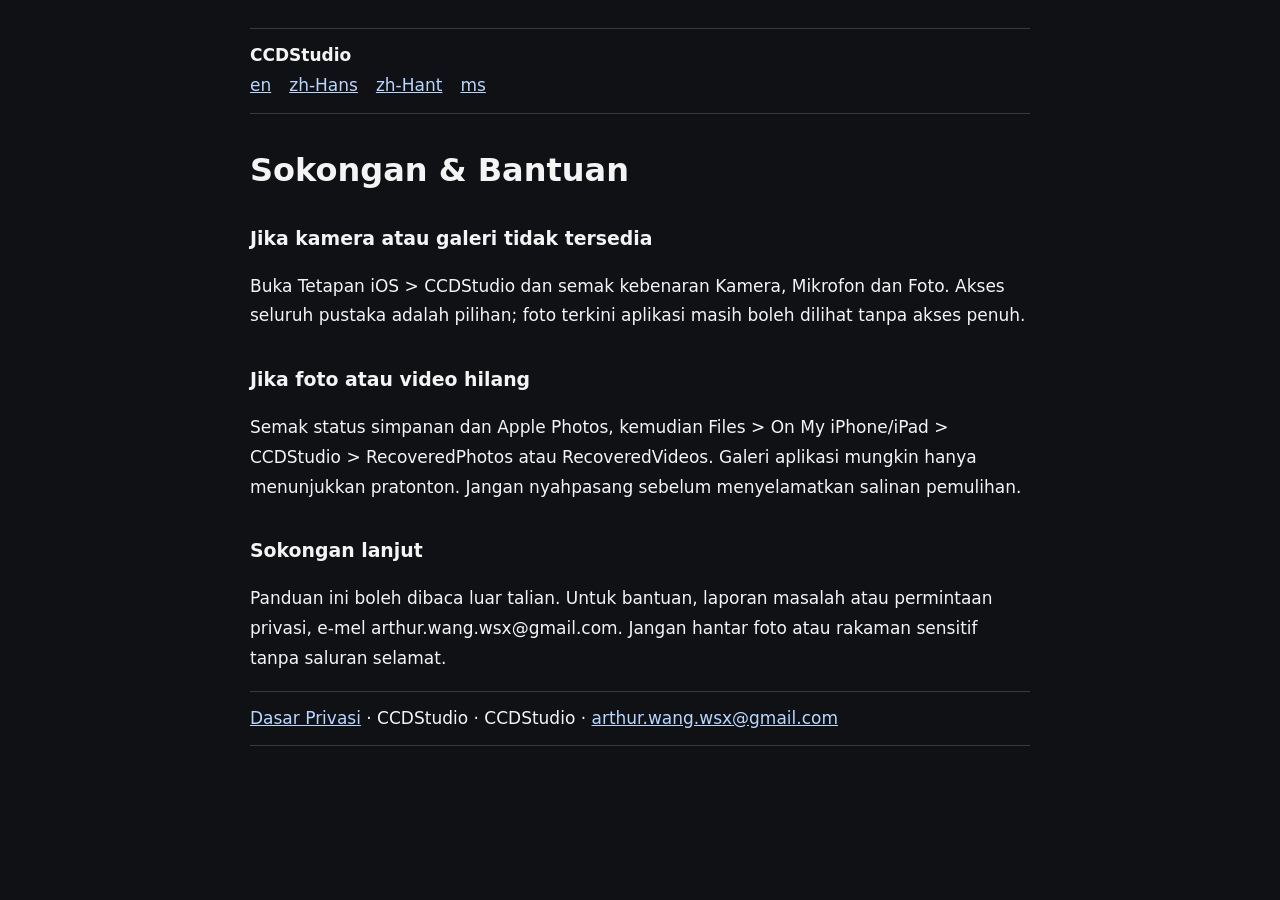
<file: ccd-studio/support.ms.html>
<!doctype html>
<html lang="ms">
<head>
<meta charset="utf-8"><meta name="viewport" content="width=device-width, initial-scale=1">

<title>Sokongan &amp; Bantuan — CCDStudio</title>
<style>
:root { color-scheme: dark; }
* { box-sizing: border-box; }
body { margin: 0; color: #f4f4f5; background: #101114;
       font: 17px/1.75 -apple-system, BlinkMacSystemFont, system-ui, sans-serif; }
main { width: min(820px, 100%); margin: 0 auto; padding: 28px 20px 64px; }
a { color: #b8d6ff; } a:focus-visible { outline: 3px solid #b8d6ff; }
header, footer { border-block: 1px solid #383940; padding: 12px 0; }
nav { display: flex; flex-wrap: wrap; gap: 10px 18px; }
h1 { font-size: 2rem; line-height: 1.25; margin-top: 36px; }
h2 { font-size: 1.18rem; margin-top: 32px; }
section { max-width: 72ch; }
.draft { color: #ffc992; padding: 12px; border: 1px solid #806034;
         border-radius: 12px; font-size: .85rem; }
.muted { color: #b6b6bd; }
</style>
</head>
<body><main>
<header><strong>CCDStudio</strong><nav aria-label="Language"><a lang="en" href="support.en.html">en</a> <a lang="zh-Hans" href="support.zh-Hans.html">zh-Hans</a> <a lang="zh-Hant" href="support.zh-Hant.html">zh-Hant</a> <a lang="ms" href="support.ms.html">ms</a></nav></header>

<h1>Sokongan &amp; Bantuan</h1>
<section><h2>Jika kamera atau galeri tidak tersedia</h2><p>Buka Tetapan iOS &gt; CCDStudio dan semak kebenaran Kamera, Mikrofon dan Foto. Akses seluruh pustaka adalah pilihan; foto terkini aplikasi masih boleh dilihat tanpa akses penuh.</p></section><section><h2>Jika foto atau video hilang</h2><p>Semak status simpanan dan Apple Photos, kemudian Files &gt; On My iPhone/iPad &gt; CCDStudio &gt; RecoveredPhotos atau RecoveredVideos. Galeri aplikasi mungkin hanya menunjukkan pratonton. Jangan nyahpasang sebelum menyelamatkan salinan pemulihan.</p></section><section><h2>Sokongan lanjut</h2><p>Panduan ini boleh dibaca luar talian. Untuk bantuan, laporan masalah atau permintaan privasi, e-mel arthur.wang.wsx@gmail.com. Jangan hantar foto atau rakaman sensitif tanpa saluran selamat.</p></section>
<footer><a href="privacy.ms.html">Dasar Privasi</a> · CCDStudio · CCDStudio · <a href="mailto:arthur.wang.wsx@gmail.com">arthur.wang.wsx@gmail.com</a></footer>
</main></body></html>
</file>
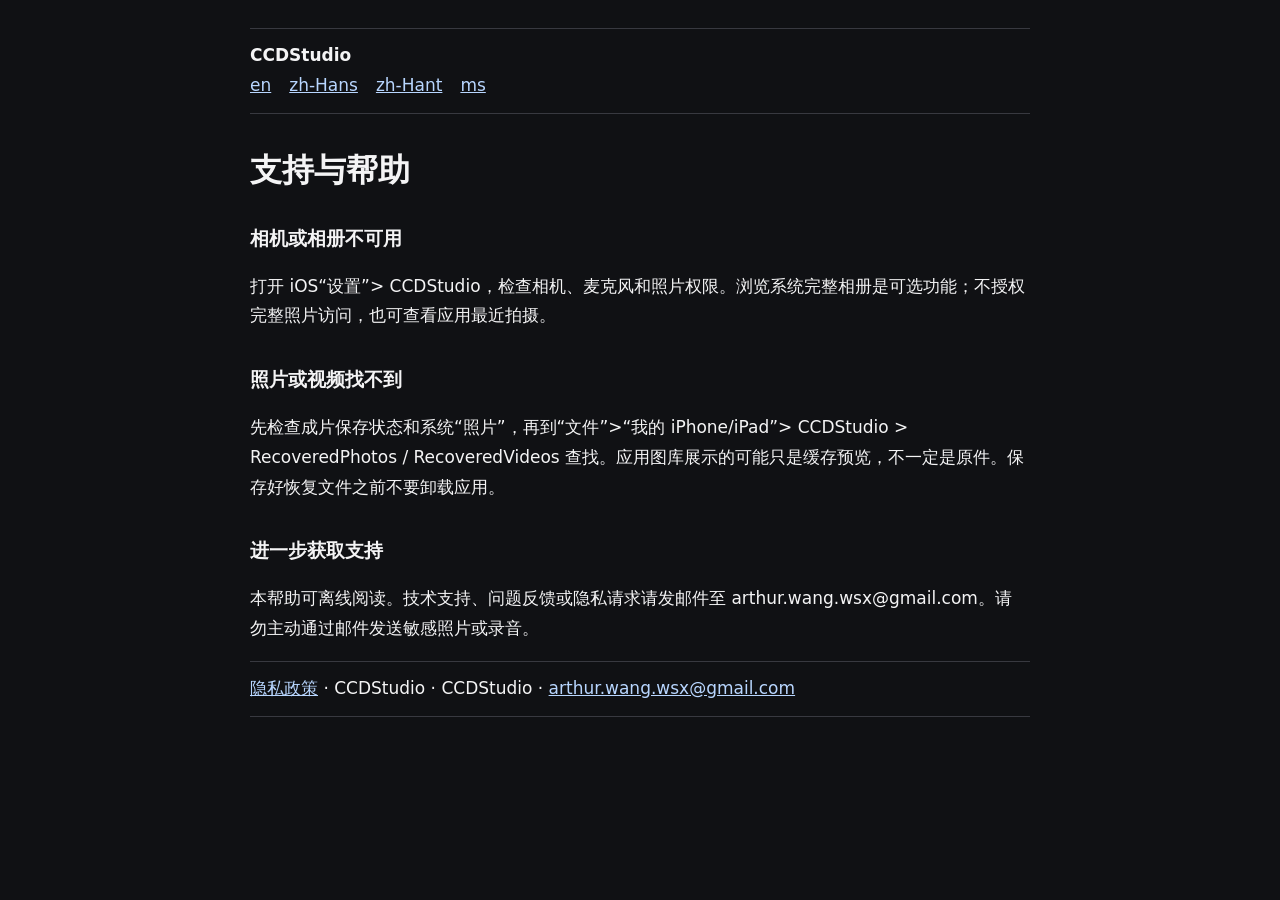
<file: ccd-studio/support.zh-Hans.html>
<!doctype html>
<html lang="zh-Hans">
<head>
<meta charset="utf-8"><meta name="viewport" content="width=device-width, initial-scale=1">

<title>支持与帮助 — CCDStudio</title>
<style>
:root { color-scheme: dark; }
* { box-sizing: border-box; }
body { margin: 0; color: #f4f4f5; background: #101114;
       font: 17px/1.75 -apple-system, BlinkMacSystemFont, system-ui, sans-serif; }
main { width: min(820px, 100%); margin: 0 auto; padding: 28px 20px 64px; }
a { color: #b8d6ff; } a:focus-visible { outline: 3px solid #b8d6ff; }
header, footer { border-block: 1px solid #383940; padding: 12px 0; }
nav { display: flex; flex-wrap: wrap; gap: 10px 18px; }
h1 { font-size: 2rem; line-height: 1.25; margin-top: 36px; }
h2 { font-size: 1.18rem; margin-top: 32px; }
section { max-width: 72ch; }
.draft { color: #ffc992; padding: 12px; border: 1px solid #806034;
         border-radius: 12px; font-size: .85rem; }
.muted { color: #b6b6bd; }
</style>
</head>
<body><main>
<header><strong>CCDStudio</strong><nav aria-label="Language"><a lang="en" href="support.en.html">en</a> <a lang="zh-Hans" href="support.zh-Hans.html">zh-Hans</a> <a lang="zh-Hant" href="support.zh-Hant.html">zh-Hant</a> <a lang="ms" href="support.ms.html">ms</a></nav></header>

<h1>支持与帮助</h1>
<section><h2>相机或相册不可用</h2><p>打开 iOS“设置”&gt; CCDStudio，检查相机、麦克风和照片权限。浏览系统完整相册是可选功能；不授权完整照片访问，也可查看应用最近拍摄。</p></section><section><h2>照片或视频找不到</h2><p>先检查成片保存状态和系统“照片”，再到“文件”&gt;“我的 iPhone/iPad”&gt; CCDStudio &gt; RecoveredPhotos / RecoveredVideos 查找。应用图库展示的可能只是缓存预览，不一定是原件。保存好恢复文件之前不要卸载应用。</p></section><section><h2>进一步获取支持</h2><p>本帮助可离线阅读。技术支持、问题反馈或隐私请求请发邮件至 arthur.wang.wsx@gmail.com。请勿主动通过邮件发送敏感照片或录音。</p></section>
<footer><a href="privacy.zh-Hans.html">隐私政策</a> · CCDStudio · CCDStudio · <a href="mailto:arthur.wang.wsx@gmail.com">arthur.wang.wsx@gmail.com</a></footer>
</main></body></html>
</file>
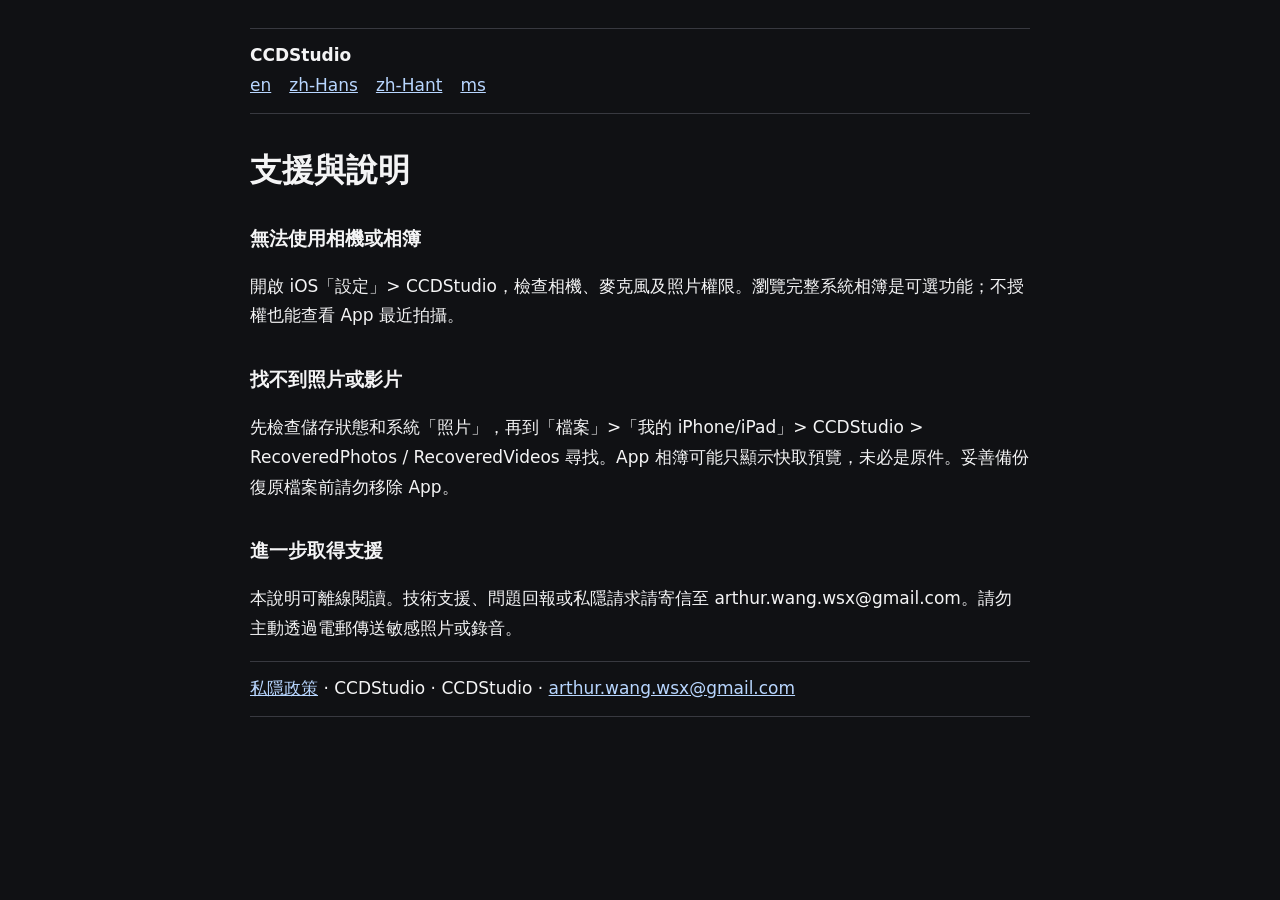
<file: ccd-studio/support.zh-Hant.html>
<!doctype html>
<html lang="zh-Hant">
<head>
<meta charset="utf-8"><meta name="viewport" content="width=device-width, initial-scale=1">

<title>支援與說明 — CCDStudio</title>
<style>
:root { color-scheme: dark; }
* { box-sizing: border-box; }
body { margin: 0; color: #f4f4f5; background: #101114;
       font: 17px/1.75 -apple-system, BlinkMacSystemFont, system-ui, sans-serif; }
main { width: min(820px, 100%); margin: 0 auto; padding: 28px 20px 64px; }
a { color: #b8d6ff; } a:focus-visible { outline: 3px solid #b8d6ff; }
header, footer { border-block: 1px solid #383940; padding: 12px 0; }
nav { display: flex; flex-wrap: wrap; gap: 10px 18px; }
h1 { font-size: 2rem; line-height: 1.25; margin-top: 36px; }
h2 { font-size: 1.18rem; margin-top: 32px; }
section { max-width: 72ch; }
.draft { color: #ffc992; padding: 12px; border: 1px solid #806034;
         border-radius: 12px; font-size: .85rem; }
.muted { color: #b6b6bd; }
</style>
</head>
<body><main>
<header><strong>CCDStudio</strong><nav aria-label="Language"><a lang="en" href="support.en.html">en</a> <a lang="zh-Hans" href="support.zh-Hans.html">zh-Hans</a> <a lang="zh-Hant" href="support.zh-Hant.html">zh-Hant</a> <a lang="ms" href="support.ms.html">ms</a></nav></header>

<h1>支援與說明</h1>
<section><h2>無法使用相機或相簿</h2><p>開啟 iOS「設定」&gt; CCDStudio，檢查相機、麥克風及照片權限。瀏覽完整系統相簿是可選功能；不授權也能查看 App 最近拍攝。</p></section><section><h2>找不到照片或影片</h2><p>先檢查儲存狀態和系統「照片」，再到「檔案」&gt;「我的 iPhone/iPad」&gt; CCDStudio &gt; RecoveredPhotos / RecoveredVideos 尋找。App 相簿可能只顯示快取預覽，未必是原件。妥善備份復原檔案前請勿移除 App。</p></section><section><h2>進一步取得支援</h2><p>本說明可離線閱讀。技術支援、問題回報或私隱請求請寄信至 arthur.wang.wsx@gmail.com。請勿主動透過電郵傳送敏感照片或錄音。</p></section>
<footer><a href="privacy.zh-Hant.html">私隱政策</a> · CCDStudio · CCDStudio · <a href="mailto:arthur.wang.wsx@gmail.com">arthur.wang.wsx@gmail.com</a></footer>
</main></body></html>
</file>
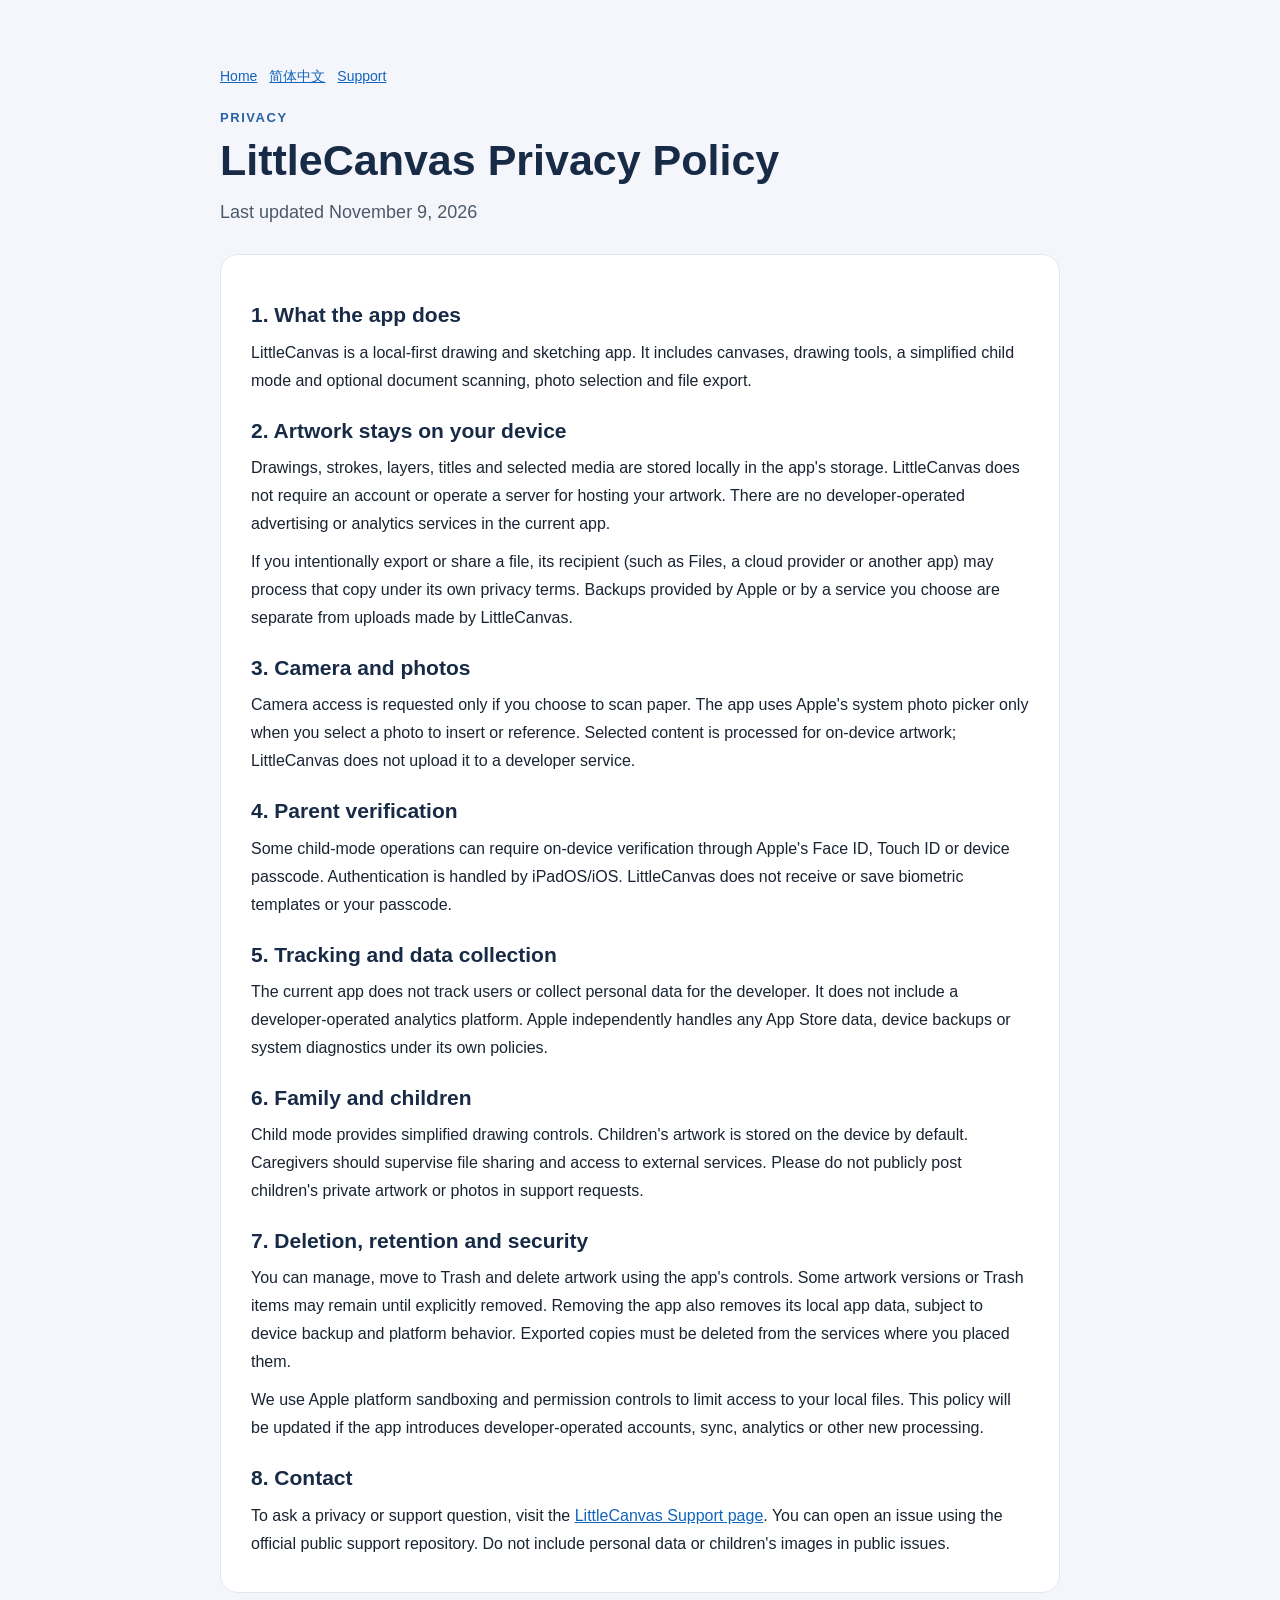
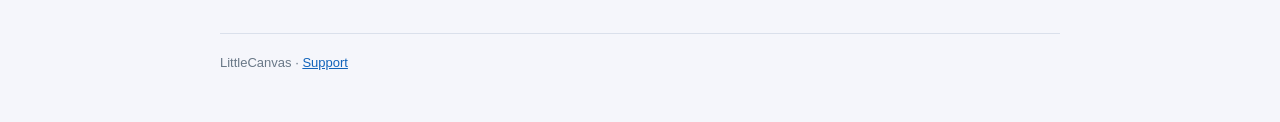
<file: privacy/en.html>
<!doctype html>
<html lang="en">
<head>
  <meta charset="utf-8"><meta name="viewport" content="width=device-width,initial-scale=1">
  <title>LittleCanvas Privacy Policy</title>
  <link rel="stylesheet" href="../style.css">
  <meta name="description" content="LittleCanvas privacy policy covering local artwork, scanning, photos and sharing.">
</head>
<body><main>
  <nav><a href="../">Home</a><a href="zh-hans.html" hreflang="zh-Hans">简体中文</a><a href="../support/">Support</a></nav>
  <p class="eyebrow">Privacy</p><h1>LittleCanvas Privacy Policy</h1>
  <p class="lead">Last updated November 9, 2026</p>
  <article class="text">
    <h2>1. What the app does</h2>
    <p>LittleCanvas is a local-first drawing and sketching app. It includes canvases, drawing tools, a simplified child mode and optional document scanning, photo selection and file export.</p>
    <h2>2. Artwork stays on your device</h2>
    <p>Drawings, strokes, layers, titles and selected media are stored locally in the app's storage. LittleCanvas does not require an account or operate a server for hosting your artwork. There are no developer-operated advertising or analytics services in the current app.</p>
    <p>If you intentionally export or share a file, its recipient (such as Files, a cloud provider or another app) may process that copy under its own privacy terms. Backups provided by Apple or by a service you choose are separate from uploads made by LittleCanvas.</p>
    <h2>3. Camera and photos</h2>
    <p>Camera access is requested only if you choose to scan paper. The app uses Apple's system photo picker only when you select a photo to insert or reference. Selected content is processed for on-device artwork; LittleCanvas does not upload it to a developer service.</p>
    <h2>4. Parent verification</h2>
    <p>Some child-mode operations can require on-device verification through Apple's Face ID, Touch ID or device passcode. Authentication is handled by iPadOS/iOS. LittleCanvas does not receive or save biometric templates or your passcode.</p>
    <h2>5. Tracking and data collection</h2>
    <p>The current app does not track users or collect personal data for the developer. It does not include a developer-operated analytics platform. Apple independently handles any App Store data, device backups or system diagnostics under its own policies.</p>
    <h2>6. Family and children</h2>
    <p>Child mode provides simplified drawing controls. Children's artwork is stored on the device by default. Caregivers should supervise file sharing and access to external services. Please do not publicly post children's private artwork or photos in support requests.</p>
    <h2>7. Deletion, retention and security</h2>
    <p>You can manage, move to Trash and delete artwork using the app's controls. Some artwork versions or Trash items may remain until explicitly removed. Removing the app also removes its local app data, subject to device backup and platform behavior. Exported copies must be deleted from the services where you placed them.</p>
    <p>We use Apple platform sandboxing and permission controls to limit access to your local files. This policy will be updated if the app introduces developer-operated accounts, sync, analytics or other new processing.</p>
    <h2>8. Contact</h2>
    <p>To ask a privacy or support question, visit the <a href="../support/">LittleCanvas Support page</a>. You can open an issue using the official public support repository. Do not include personal data or children's images in public issues.</p>
  </article>
  <footer>LittleCanvas · <a href="../support/">Support</a></footer>
</main></body></html>
</file>
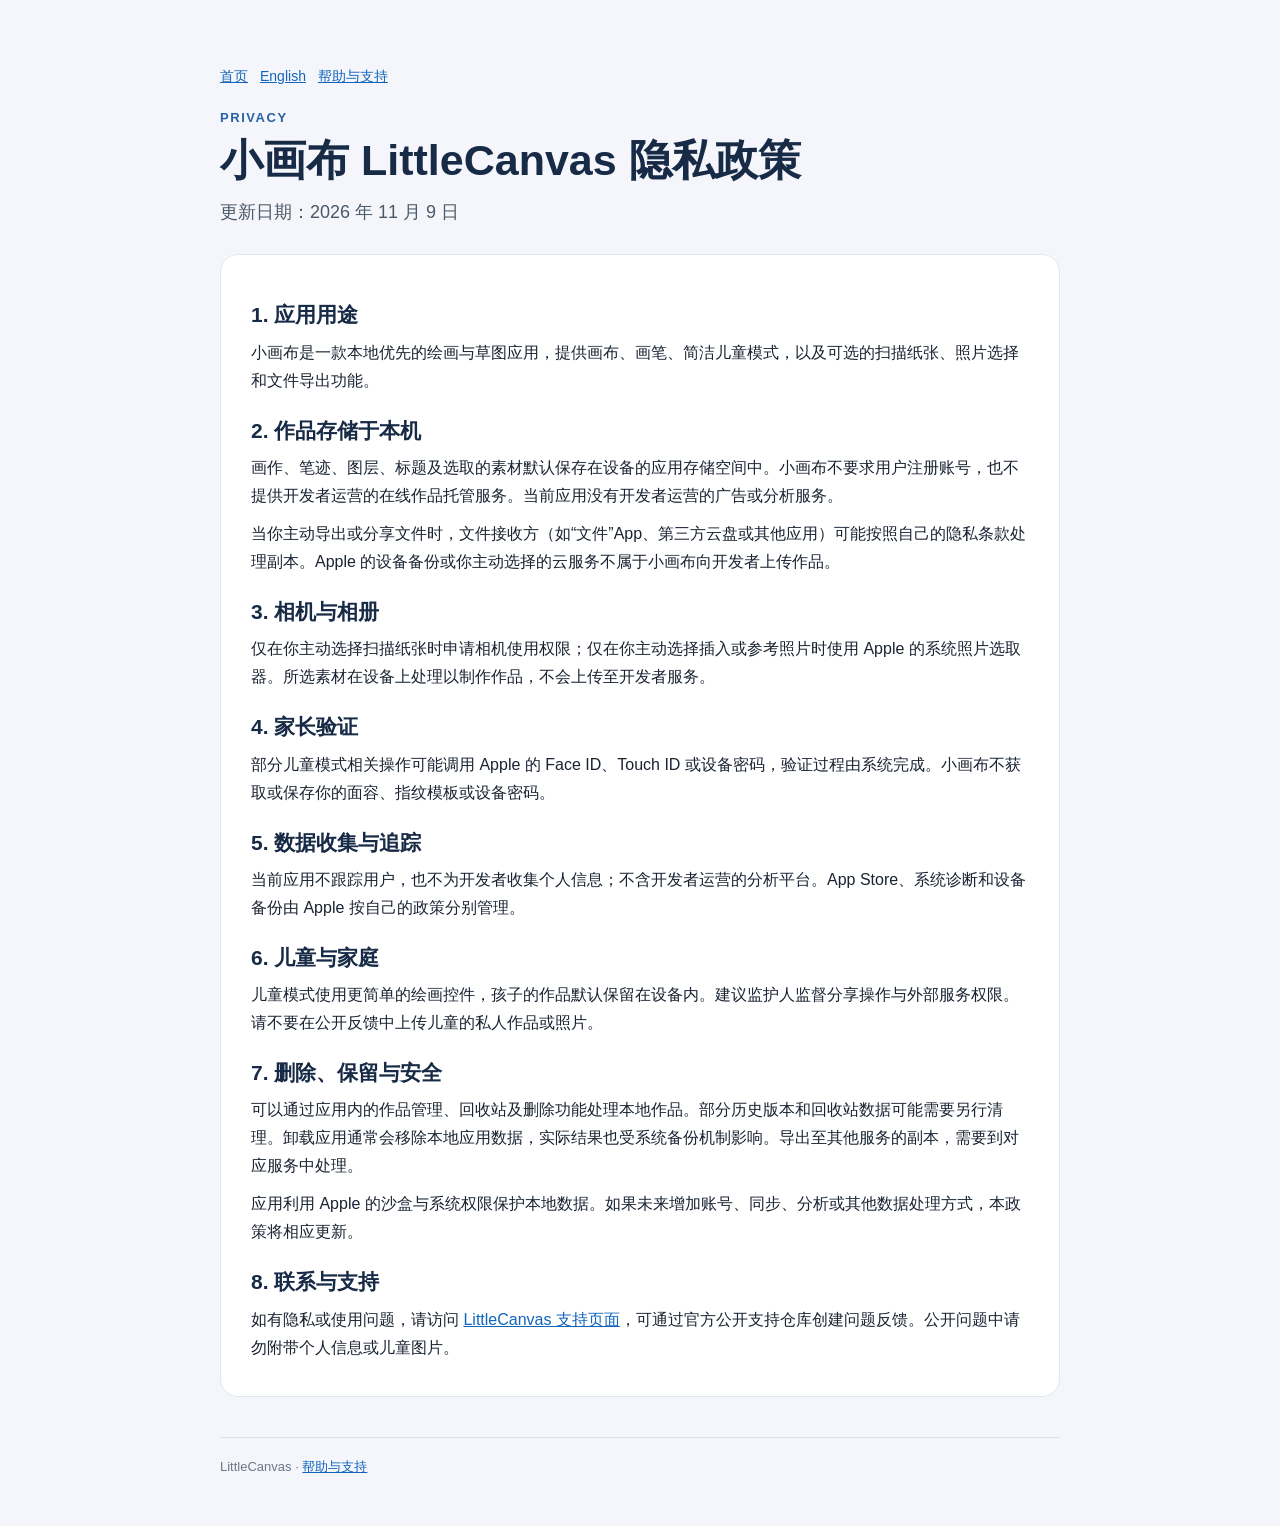
<file: privacy/zh-hans.html>
<!doctype html>
<html lang="zh-Hans">
<head>
  <meta charset="utf-8"><meta name="viewport" content="width=device-width,initial-scale=1">
  <title>小画布 LittleCanvas 隐私政策</title><link rel="stylesheet" href="../style.css">
  <meta name="description" content="小画布 LittleCanvas 关于本地绘画、相机、照片、作品导出与儿童模式的隐私政策。">
</head>
<body><main>
  <nav><a href="../">首页</a><a href="en.html" hreflang="en">English</a><a href="../support/">帮助与支持</a></nav>
  <p class="eyebrow">Privacy</p><h1>小画布 LittleCanvas 隐私政策</h1>
  <p class="lead">更新日期：2026 年 11 月 9 日</p>
  <article class="text">
    <h2>1. 应用用途</h2>
    <p>小画布是一款本地优先的绘画与草图应用，提供画布、画笔、简洁儿童模式，以及可选的扫描纸张、照片选择和文件导出功能。</p>
    <h2>2. 作品存储于本机</h2>
    <p>画作、笔迹、图层、标题及选取的素材默认保存在设备的应用存储空间中。小画布不要求用户注册账号，也不提供开发者运营的在线作品托管服务。当前应用没有开发者运营的广告或分析服务。</p>
    <p>当你主动导出或分享文件时，文件接收方（如“文件”App、第三方云盘或其他应用）可能按照自己的隐私条款处理副本。Apple 的设备备份或你主动选择的云服务不属于小画布向开发者上传作品。</p>
    <h2>3. 相机与相册</h2>
    <p>仅在你主动选择扫描纸张时申请相机使用权限；仅在你主动选择插入或参考照片时使用 Apple 的系统照片选取器。所选素材在设备上处理以制作作品，不会上传至开发者服务。</p>
    <h2>4. 家长验证</h2>
    <p>部分儿童模式相关操作可能调用 Apple 的 Face ID、Touch ID 或设备密码，验证过程由系统完成。小画布不获取或保存你的面容、指纹模板或设备密码。</p>
    <h2>5. 数据收集与追踪</h2>
    <p>当前应用不跟踪用户，也不为开发者收集个人信息；不含开发者运营的分析平台。App Store、系统诊断和设备备份由 Apple 按自己的政策分别管理。</p>
    <h2>6. 儿童与家庭</h2>
    <p>儿童模式使用更简单的绘画控件，孩子的作品默认保留在设备内。建议监护人监督分享操作与外部服务权限。请不要在公开反馈中上传儿童的私人作品或照片。</p>
    <h2>7. 删除、保留与安全</h2>
    <p>可以通过应用内的作品管理、回收站及删除功能处理本地作品。部分历史版本和回收站数据可能需要另行清理。卸载应用通常会移除本地应用数据，实际结果也受系统备份机制影响。导出至其他服务的副本，需要到对应服务中处理。</p>
    <p>应用利用 Apple 的沙盒与系统权限保护本地数据。如果未来增加账号、同步、分析或其他数据处理方式，本政策将相应更新。</p>
    <h2>8. 联系与支持</h2>
    <p>如有隐私或使用问题，请访问 <a href="../support/">LittleCanvas 支持页面</a>，可通过官方公开支持仓库创建问题反馈。公开问题中请勿附带个人信息或儿童图片。</p>
  </article>
  <footer>LittleCanvas · <a href="../support/">帮助与支持</a></footer>
</main></body></html>
</file>
<file: style.css>
:root{font-family:-apple-system,BlinkMacSystemFont,"Segoe UI","Helvetica Neue",Arial,sans-serif;color-scheme:light dark}
*{box-sizing:border-box}body{margin:0;background:#f5f6fb;color:#192332;line-height:1.75}
main{width:min(840px,calc(100% - 40px));margin:64px auto 48px}
header{display:flex;align-items:center;gap:20px;margin-bottom:22px}.symbol{display:grid;place-items:center;width:62px;height:62px;border-radius:18px;background:#e2eeff;color:#0866c4;font-size:40px;font-weight:600}
.eyebrow{font-size:13px;font-weight:800;letter-spacing:.12em;text-transform:uppercase;color:#2862a1;margin:0 0 6px}
h1{font-size:clamp(28px,4.5vw,43px);line-height:1.2;margin:0;color:#172a46}
h2{font-size:21px;line-height:1.3;color:#172a46;margin:22px 0 8px}
h3{font-size:17px;margin:22px 0 6px}p{margin:10px 0}
.lead{font-size:18px;color:#4b5969}.cards{display:grid;grid-template-columns:repeat(auto-fit,minmax(190px,1fr));gap:14px;margin-top:32px}
.card{background:white;border:1px solid #e1e7f0;border-radius:16px;padding:20px;text-decoration:none;color:inherit;box-shadow:0 4px 12px #142c4710}
.card:hover{border-color:#98bce6}.card h2{margin:0 0 8px}.card p{font-size:14px;margin:0;color:#536475}
.text{background:#fff;border:1px solid #e1e7f0;border-radius:18px;padding:24px 30px;margin:26px 0}
a{color:#1264bb}nav{margin-bottom:18px;font-size:14px}nav a{margin-right:12px}ul{padding-left:25px}
footer{margin-top:40px;padding-top:18px;border-top:1px solid #dae0eb;font-size:13px;color:#697887}
@media(prefers-color-scheme:dark){body{background:#151c26;color:#dbe7f6}.symbol{background:#254b72;color:#b5d7ff}h1,h2{color:#e2ecfa}.eyebrow{color:#95c7ff}.lead{color:#b5c4d9}.text,.card{background:#222e3e;border-color:#37475b}.card p,footer{color:#afbed2}a{color:#96c7ff}}
@media(max-width:520px){main{margin:32px auto}.text{padding:19px}header{align-items:flex-start}}
</file>
